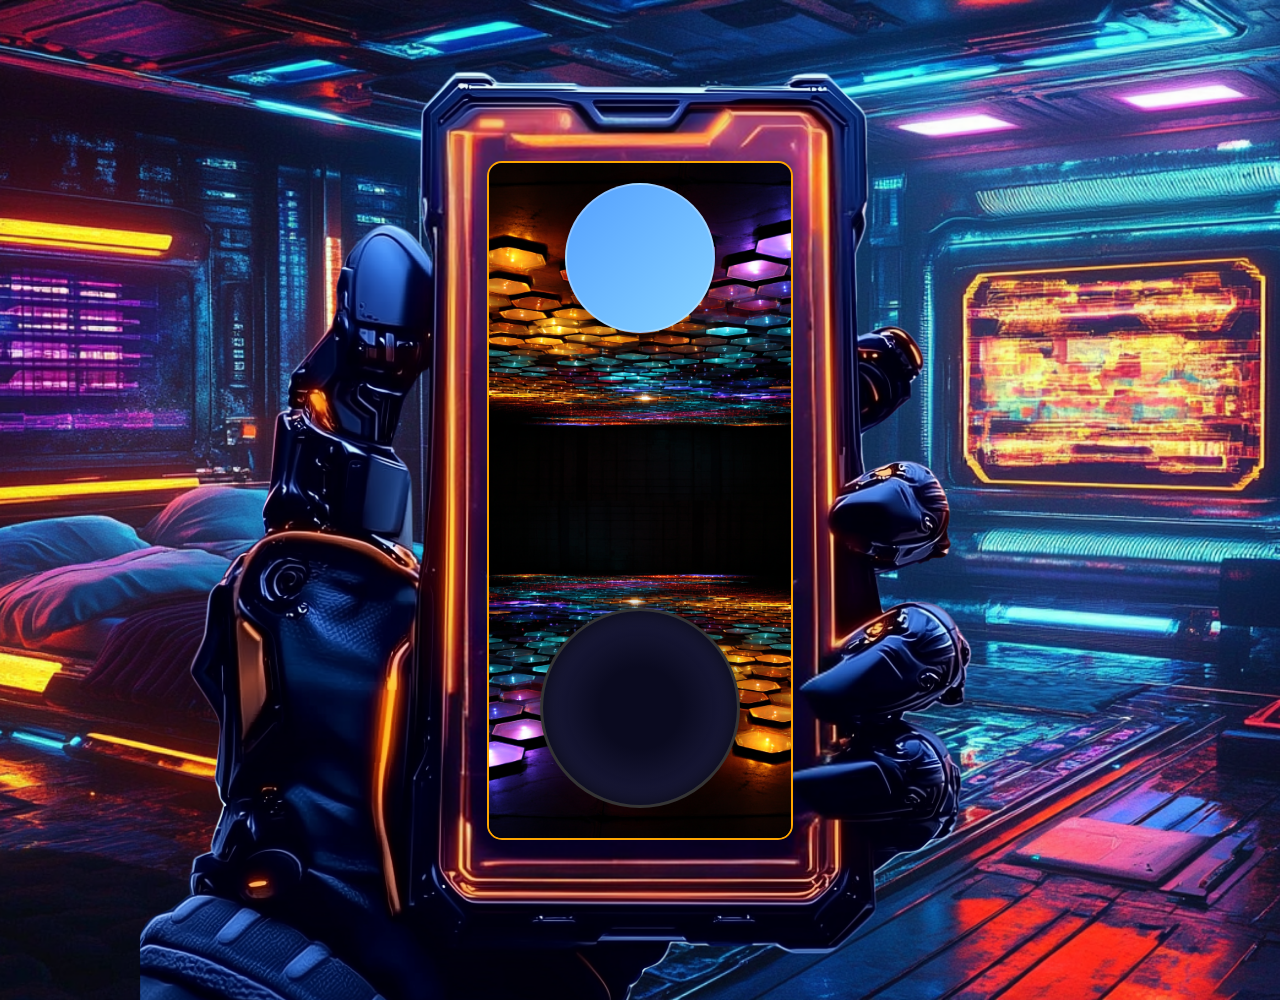
<file: index.html>
<!DOCTYPE html>
<html lang="fr">
<head>
    <meta charset="UTF-8">
    <meta name="viewport" content="width=device-width, initial-scale=1.0">
    <title>Portail Fantasy</title>
     <link rel="stylesheet" href="css/main.css">
     <link rel="stylesheet" href="css/circle-hole.css">
     <link rel="stylesheet" href="css/fingerprint.css">
     <link rel="stylesheet" href="css/access-screen.css">
     <link rel="stylesheet" href="css/responsive.css">
</head>
<body>
    <div class="hand-mobile">

        <div class="smartphone">

            <div class="screen">
                <div class="bg-deverouillage-top"></div>
                <div class="bg-deverouillage-bottom"></div>
                <canvas id="world"></canvas> 
                    <!-- Bloc d'accès autorisé -->
                <div class="access-screen" id="access-screen">
                    <div class="access-screen-content">
                        <div class="access-screen-icon1 pickable-icon"></div>
                        <div class="access-screen-icon2 pickable-icon"></div>
                        <div class="access-screen-icon3 pickable-icon"></div>
                        <!-- <div class="access-screen-title">ACCÈS AUTORISÉ</div>
                        <div class="access-screen-subtitle">Empreinte digitale authentifiée</div>
                        <div class="access-screen-status" style="display: none;">Connexion sécurisée</div> -->
                    </div>
                </div>
            </div>
            <div class="erase erase2"></div>
            <!-- <div class="smartphone-footer"> -->
                <div class="erase"></div>
            <!-- </div>         -->
        </div>

    </div>
    <script src="js/hand-mobile.js"></script>
    <script src="js/bg-anim.js"></script>
    <script src="js/fingerprint.js"></script>
    <script src="js/access-screen.js"></script>
    <script src="js/circle-hole.js"></script>
    <script src="js/icon-follow.js"></script>
</body>
</html>
</file>
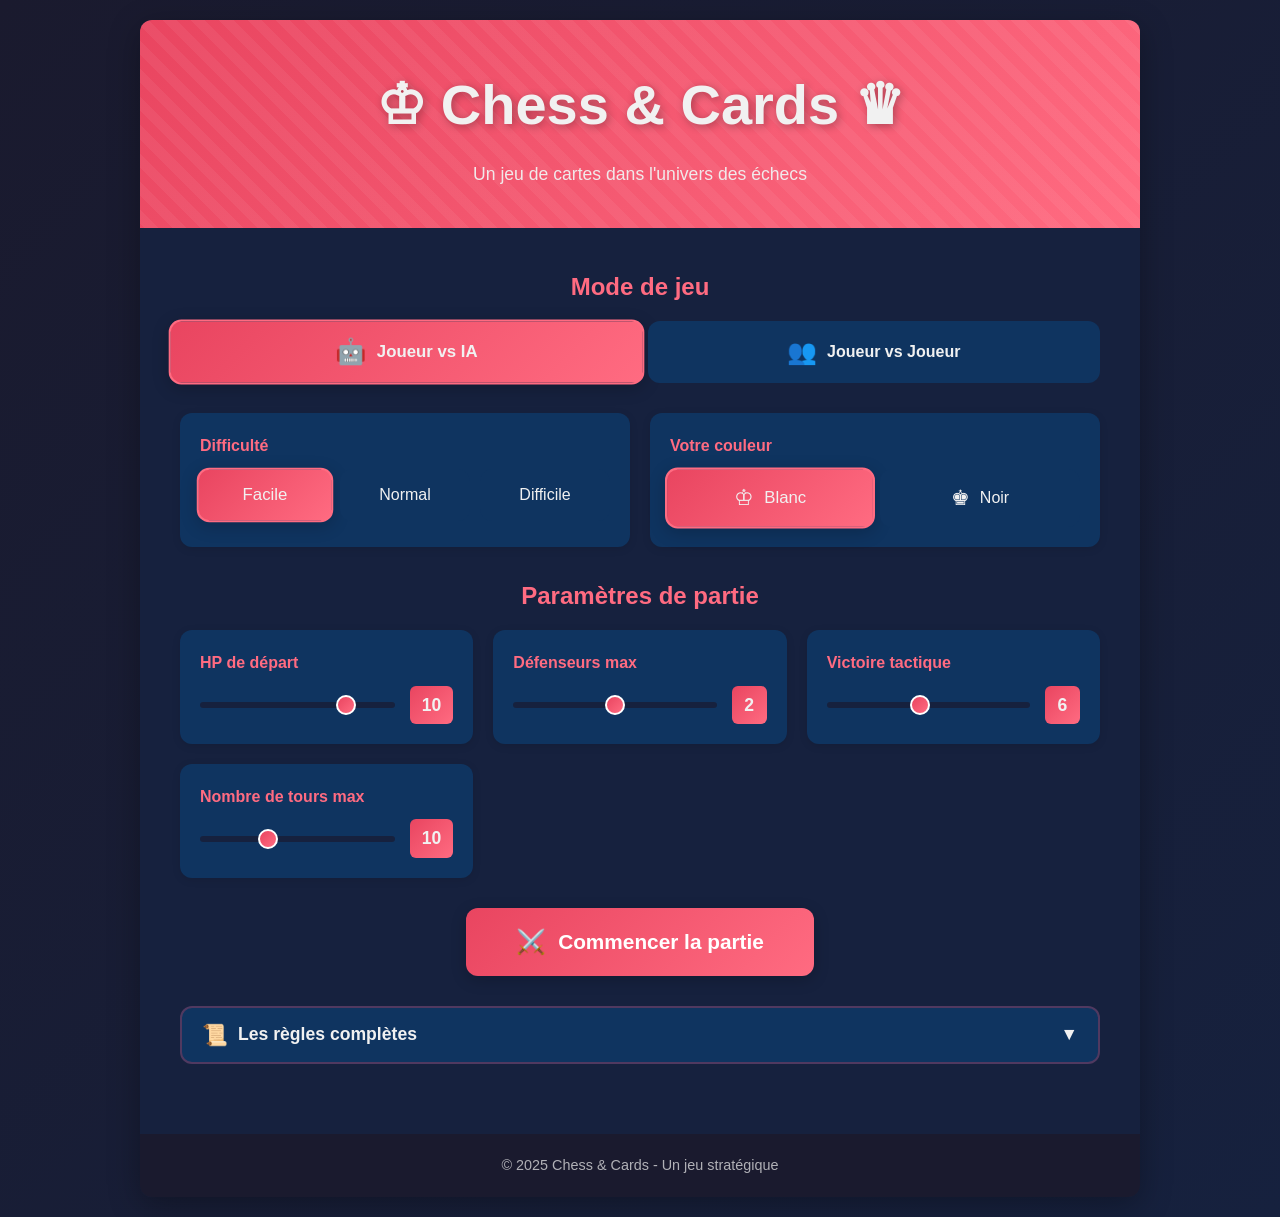
<file: chess-cards.html>
<!DOCTYPE html>
<html lang="fr">
<head>
    <meta charset="UTF-8">
    <meta name="viewport" content="width=device-width, initial-scale=1.0">
    <title>Chess & Cards</title>
    <link rel="stylesheet" href="css/chess-cards.css">
</head>
<body>
    <div class="container">
        <!-- En-tête du jeu -->
        <header class="game-header">
            <h1 class="game-title">
                <span class="chess-icon">♔</span>
                Chess & Cards
                <span class="chess-icon">♛</span>
            </h1>
            <p class="game-subtitle">Un jeu de cartes dans l'univers des échecs</p>
        </header>

        <!-- Menu principal -->
        <main class="main-menu">

            <!-- Section choix du mode -->
            <section class="menu-section mode-selection">
                <h2 class="section-title">Mode de jeu</h2>
                <div class="button-group">
                    <button class="mode-button active" data-mode="vsAI">
                        <span class="button-icon">🤖</span>
                        <span class="button-text">Joueur vs IA</span>
                    </button>
                    <button class="mode-button" data-mode="vsPlayer">
                        <span class="button-icon">👥</span>
                        <span class="button-text">Joueur vs Joueur</span>
                    </button>
                </div>
            </section>

            <!-- Options pour mode vs IA -->
            <section class="menu-section ai-options" id="ai-options">
                <div class="options-grid">
                    <!-- Difficulté -->
                    <div class="option-group">
                        <label class="option-label">Difficulté</label>
                        <div class="button-group small">
                            <button class="option-button active" data-difficulty="easy">Facile</button>
                            <button class="option-button" data-difficulty="normal">Normal</button>
                            <button class="option-button" data-difficulty="hard">Difficile</button>
                        </div>
                    </div>

                    <!-- Couleur joueur -->
                    <div class="option-group">
                        <label class="option-label">Votre couleur</label>
                        <div class="button-group small">
                            <button class="color-button active" data-color="white">
                                <span class="piece-icon">♔</span> Blanc
                            </button>
                            <button class="color-button" data-color="black">
                                <span class="piece-icon">♚</span> Noir
                            </button>
                        </div>
                    </div>
                </div>
            </section>

            <!-- Options pour mode vs Joueur -->
            <section class="menu-section player-options hidden" id="player-options">
                <div class="players-grid">
                    <!-- Joueur 1 -->
                    <div class="player-config">
                        <h3 class="player-title">Joueur 1</h3>
                        <div class="input-group">
                            <label class="input-label">Pseudo</label>
                            <input type="text" class="text-input" id="player1-name" placeholder="Entrez votre pseudo" maxlength="20">
                        </div>
                        <div class="option-group">
                            <label class="option-label">Couleur</label>
                            <div class="button-group small">
                                <button class="color-button active" data-player="1" data-color="white">
                                    <span class="piece-icon">♔</span> Blanc
                                </button>
                                <button class="color-button" data-player="1" data-color="black">
                                    <span class="piece-icon">♚</span> Noir
                                </button>
                            </div>
                        </div>
                    </div>

                    <!-- Joueur 2 -->
                    <div class="player-config">
                        <h3 class="player-title">Joueur 2</h3>
                        <div class="input-group">
                            <label class="input-label">Pseudo</label>
                            <input type="text" class="text-input" id="player2-name" placeholder="Entrez votre pseudo" maxlength="20">
                        </div>
                        <div class="option-group">
                            <label class="option-label">Couleur</label>
                            <div class="button-group small">
                                <button class="color-button" data-player="2" data-color="white">
                                    <span class="piece-icon">♔</span> Blanc
                                </button>
                                <button class="color-button active" data-player="2" data-color="black">
                                    <span class="piece-icon">♚</span> Noir
                                </button>
                            </div>
                        </div>
                    </div>
                </div>
            </section>

            <!-- Options communes -->
            <section class="menu-section common-options">
                <h2 class="section-title">Paramètres de partie</h2>
                <div class="options-grid">
                    <!-- HP de départ -->
                    <div class="option-group">
                        <label class="option-label">HP de départ</label>
                        <div class="slider-container">
                            <input type="range" class="slider" id="hp-slider" min="3" max="12" value="10">
                            <span class="slider-value" id="hp-value">10</span>
                        </div>
                    </div>

                    <!-- Défenseurs max -->
                    <div class="option-group">
                        <label class="option-label">Défenseurs max</label>
                        <div class="slider-container">
                            <input type="range" class="slider" id="defenders-slider" min="1" max="3" value="2">
                            <span class="slider-value" id="defenders-value">2</span>
                        </div>
                    </div>

                    <!-- Victoire tactique -->
                    <div class="option-group">
                        <label class="option-label">Victoire tactique</label>
                        <div class="slider-container">
                            <input type="range" class="slider" id="tactical-slider" min="1" max="12" value="6">
                            <span class="slider-value" id="tactical-value">6</span>
                        </div>
                    </div>

                    <!-- Nombre de tours max -->
                    <div class="option-group">
                        <label class="option-label">Nombre de tours max</label>
                        <div class="slider-container">
                            <input type="range" class="slider" id="turns-slider" min="5" max="20" value="10">
                            <span class="slider-value" id="turns-value">10</span>
                        </div>
                    </div>
                </div>
            </section>

            <!-- Bouton commencer -->
            <section class="menu-section start-section">
                <button class="start-button" id="start-button">
                    <span class="start-icon">⚔️</span>
                    Commencer la partie
                </button>
            </section>

            <!-- Règles -->
            <section class="menu-section rules-section">
                <button class="rules-toggle" id="rules-toggle">
                    <span class="rules-icon">📜</span>
                    Les règles complètes
                    <span class="arrow">▼</span>
                </button>
                <div class="rules-content hidden" id="rules-content">
                    <div class="rules-text">
                        <h3>📖 Les Règles - Super Facile !</h3>

                        <h4>🎯 But du Jeu</h4>
                        <p>Gagner en faisant perdre tous les ❤️ de l'adversaire, OU en capturant assez de ses défenseurs !</p>

                        <h4>🃏 Les 15 Cartes</h4>
                        <ul>
                            <li>👑 <strong>1 Reine</strong> - La plus forte ! Bat presque tout</li>
                            <li>♜ <strong>2 Tours</strong> - Papier 📄 (en attaque) / Pierre 🪨 (en défense)</li>
                            <li>♝ <strong>2 Fous</strong> - Ciseaux ✂️</li>
                            <li>♞ <strong>2 Cavaliers</strong> - Pierre 🪨 (en attaque) / Papier 📄 (en défense)</li>
                            <li>♟ <strong>8 Pions</strong> - Numérotés de 1 à 8. Plus le chiffre est grand, plus fort !</li>
                        </ul>

                        <h4>✊ Comment Gagner un Combat ?</h4>
                        <p><strong>Pierre-Papier-Ciseaux !</strong></p>
                        <ul>
                            <li>📄 <strong>Papier</strong> bat 🪨 Pierre</li>
                            <li>🪨 <strong>Pierre</strong> bat ✂️ Ciseaux</li>
                            <li>✂️ <strong>Ciseaux</strong> bat 📄 Papier</li>
                            <li>👑 <strong>Couronne</strong> bat tout !</li>
                            <li>🔢 <strong>Pions</strong> : Le plus grand nombre gagne</li>
                        </ul>
                        <p><strong>🌟 Égalité ?</strong> Le joueur qui joue en PREMIER gagne !</p>

                        <p><strong>⚠️ Spécial Pions 1 et 2 :</strong></p>
                        <ul>
                            <li><strong>En ATTAQUE</strong> : Pions 1 et 2 ont une couronne avec "R" → ils PERDENT contre tout le monde, sauf ÉGALITÉ avec la Reine 👑</li>
                            <li><strong>En DÉFENSE</strong> : Pions 1 et 2 ont la couronne 👑 simple → ils BATTENT tout le monde, sauf ÉGALITÉ avec ceux qui ont la couronne (Reine, Pions 1 ou 2)</li>
                        </ul>

                        <h4>🎮 Un Tour de Jeu</h4>
                        <ol>
                            <li><strong>⚔️ Combat</strong> : Les deux joueurs choisissent une carte</li>
                            <li><strong>🏆 Le Gagnant choisit</strong> :
                                <ul>
                                    <li><strong>Enlever 1 ❤️ à l'adversaire</strong> → Le perdant a des choix (voir étape 3)</li>
                                    <li><strong>OU attaquer un défenseur</strong> → Combat contre le défenseur. Si le gagnant bat le défenseur, celui-ci va dans sa PRISON 🏆 (pas au cimetière)</li>
                                </ul>
                            </li>
                            <li><strong>😢 Le Perdant choisit</strong> (seulement si le gagnant a choisi "Enlever 1 ❤️") :
                                <ul>
                                    <li><strong>Accepter</strong> : Perd 1 ❤️ et sa carte perdante va au cimetière</li>
                                    <li><strong>Remplacer un défenseur</strong> : Perd 1 ❤️, sa carte perdante devient défenseur, et le défenseur remplacé va au cimetière</li>
                                    <li><strong>Sacrifier un défenseur</strong> : Sa carte perdante ET un défenseur vont au cimetière, mais il GAGNE +1 ❤️ (au lieu de perdre 1 ❤️)</li>
                                </ul>
                            </li>
                            <li><strong>🛡️ Résolution</strong> : La carte gagnante devient un défenseur</li>
                        </ol>

                        <h4>🏁 Comment Gagner la Partie ?</h4>
                        <ul>
                            <li>❤️ L'adversaire n'a plus de points de vie</li>
                            <li>🃏 L'adversaire n'a plus de cartes</li>
                            <li>🏆 Tu as capturé assez de défenseurs (Prison pleine !)</li>
                            <li>⏱️ Tours max atteints : celui qui a le plus de ❤️ gagne</li>
                        </ul>

                        <h4>✨ Astuces</h4>
                        <ul>
                            <li>Les Pions 1 et 2 ont une couronne 👑 spéciale en attaque !</li>
                            <li>Chaque pièce change de pouvoir entre attaque et défense</li>
                            <li>Garde tes meilleures cartes pour les moments importants</li>
                            <li>Pense stratégie : parfois sacrifier pour garder ses ❤️ est malin !</li>
                        </ul>
                    </div>
                </div>
            </section>
        </main>

        <!-- Footer -->
        <footer class="game-footer">
            <p>© 2025 Chess & Cards - Un jeu stratégique</p>
        </footer>
    </div>

    <script src="js/chess-cards.js"></script>
</body>
</html>
</file>
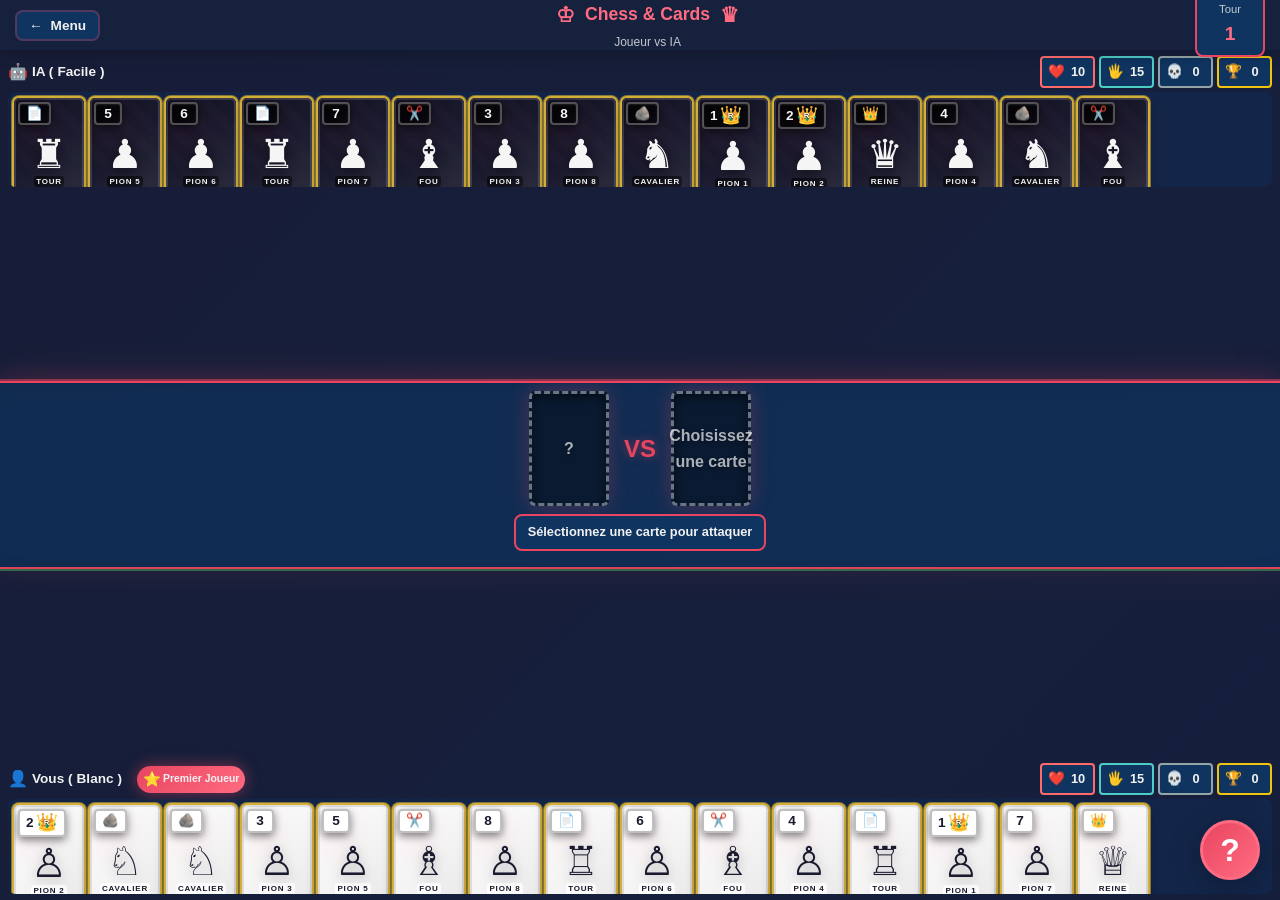
<file: game-vs-ai.html>
<!DOCTYPE html>
<html lang="fr">
<head>
    <meta charset="UTF-8">
    <meta name="viewport" content="width=device-width, initial-scale=1.0">
    <title>Chess & Cards - Joueur vs IA</title>
    <link rel="stylesheet" href="css/chess-cards.css">
    <link rel="stylesheet" href="css/game-board.css">
    <link rel="stylesheet" href="css/game-board-compact.css">
</head>
<body class="game-body">
    <div class="game-container">

        <!-- Header avec infos de partie -->
        <header class="game-header-bar">
            <button class="back-button" id="back-to-menu">
                <span>←</span> Menu
            </button>
            <div class="game-info">
                <h1 class="game-title-small">
                    <span class="chess-icon-small">♔</span>
                    Chess & Cards
                    <span class="chess-icon-small">♛</span>
                </h1>
                <p class="game-mode-label">Joueur vs IA</p>
            </div>
            <div class="turn-counter">
                <span class="turn-label">Tour</span>
                <span class="turn-value" id="turn-number">1</span>
            </div>
        </header>

        <!-- Zone de jeu principale -->
        <main class="game-board">

            <!-- Zone IA (en haut) -->
            <section class="player-zone ai-zone">
                <div class="player-header">
                    <div class="player-info">
                        <h2 class="player-name">
                            <span class="player-icon">🤖</span>
                            IA (<span id="ai-difficulty">Facile</span>)
                        </h2>
                        <div class="first-player-indicator" id="ai-first-player">
                            <span class="star-icon">⭐</span> Premier Joueur
                        </div>
                    </div>
                    <div class="player-stats">
                        <div class="stat-item hp-stat">
                            <span class="stat-icon">❤️</span>
                            <span class="stat-value" id="ai-hp">10</span>
                        </div>
                        <div class="stat-item cards-stat">
                            <span class="stat-icon">🖐️</span>
                            <span class="stat-value" id="ai-cards">15</span>
                        </div>
                        <div class="stat-item graveyard-stat">
                            <span class="stat-icon">💀</span>
                            <span class="stat-value" id="ai-graveyard">0</span>
                        </div>
                        <div class="stat-item prison-stat">
                            <span class="stat-icon">🏆</span>
                            <span class="stat-value" id="ai-prison">0</span>
                        </div>
                    </div>
                </div>

                <!-- Layout mobile compact : carte-pile + défense -->
                <div class="mobile-compact-layout">
                    <!-- Carte pile à gauche (pour sélection main) -->
                    <div class="hand-pile-container" id="ai-hand-pile-container">
                        <div class="hand-pile" id="ai-hand-pile">
                            <div class="card hidden">
                                <div class="card-inner">
                                    <div class="card-body">
                                        <div class="card-piece">✋</div>
                                        <div class="hand-pile-count" id="ai-hand-pile-count">15</div>
                                    </div>
                                </div>
                            </div>
                        </div>
                    </div>

                    <!-- Plateau de défense IA à droite -->
                    <div class="defense-zone">
                    <div class="defense-label">Défenseurs IA</div>
                    <div class="defense-slots" id="ai-defense">
                        <!-- Slots de défense générés dynamiquement -->
                    </div>
                    <div class="defense-info-icon clickable" id="ai-defense-info" title="Voir les défenseurs">
                        🛡️
                    </div>
                </div>
                </div>

                <!-- Main de l'IA (cachée) - Desktop -->
                <div class="hand ai-hand" id="ai-hand">
                    <!-- Les cartes seront générées dynamiquement -->
                </div>
            </section>

            <!-- Zone de combat centrale -->
            <section class="combat-zone">
                <div class="combat-area">
                    <div class="combat-card-slot ai-combat-slot">
                        <div class="combat-card-placeholder" id="ai-combat-card">
                            <span class="placeholder-text">?</span>
                        </div>
                    </div>

                    <div class="vs-indicator">
                        <span class="vs-text">VS</span>
                    </div>

                    <div class="combat-card-slot player-combat-slot">
                        <div class="combat-card-placeholder" id="player-combat-card">
                            <span class="placeholder-text">Choisissez une carte</span>
                        </div>
                    </div>
                </div>

                <!-- Zone d'actions et messages -->
                <div class="action-zone">
                    <div class="game-message" id="game-message">
                        Sélectionnez une carte pour attaquer
                    </div>

                    <div class="action-buttons hidden" id="action-buttons">
                        <!-- Boutons générés dynamiquement selon la phase -->
                    </div>
                </div>
            </section>

            <!-- Zone Joueur (en bas) -->
            <section class="player-zone human-zone">
                <!-- Layout mobile compact : carte-pile + défense -->
                <div class="mobile-compact-layout">
                    <!-- Carte pile à gauche (pour sélection main) -->
                    <div class="hand-pile-container" id="player-hand-pile-container">
                        <div class="hand-pile clickable" id="player-hand-pile">
                            <div class="card hidden">
                                <div class="card-inner">
                                    <div class="card-body">
                                        <div class="card-piece">✋</div>
                                        <div class="hand-pile-count" id="player-hand-pile-count">15</div>
                                    </div>
                                </div>
                            </div>
                        </div>
                    </div>

                    <!-- Plateau de défense Joueur à droite -->
                    <div class="defense-zone">
                    <div class="defense-label">Vos Défenseurs</div>
                    <div class="defense-slots" id="player-defense">
                        <!-- Slots de défense générés dynamiquement -->
                    </div>
                    <div class="defense-info-icon clickable" id="player-defense-info" title="Voir vos défenseurs">
                        🛡️
                    </div>
                </div>
                </div>

                <!-- Main du Joueur - Desktop -->
                <div class="hand player-hand" id="player-hand">
                    <!-- Les cartes seront générées dynamiquement -->
                </div>

                <div class="player-header">
                    <div class="player-info">
                        <h2 class="player-name">
                            <span class="player-icon">👤</span>
                            Vous (<span id="player-color">Blanc</span>)
                        </h2>
                        <div class="first-player-indicator" id="player-first-player">
                            <span class="star-icon">⭐</span> Premier Joueur
                        </div>
                    </div>
                    <div class="player-stats">
                        <div class="stat-item hp-stat">
                            <span class="stat-icon">❤️</span>
                            <span class="stat-value" id="player-hp">10</span>
                        </div>
                        <div class="stat-item cards-stat">
                            <span class="stat-icon">🖐️</span>
                            <span class="stat-value" id="player-cards">15</span>
                        </div>
                        <div class="stat-item graveyard-stat">
                            <span class="stat-icon">💀</span>
                            <span class="stat-value" id="player-graveyard">0</span>
                        </div>
                        <div class="stat-item prison-stat">
                            <span class="stat-icon">🏆</span>
                            <span class="stat-value" id="player-prison">0</span>
                        </div>
                    </div>
                </div>
            </section>

        </main>

        <!-- Modal de fin de partie -->
        <div class="modal hidden" id="game-over-modal">
            <div class="modal-content">
                <div class="modal-header">
                    <h2 class="modal-title" id="game-over-title">Fin de partie</h2>
                </div>
                <div class="modal-body">
                    <div class="victory-icon" id="victory-icon">🏆</div>
                    <p class="victory-message" id="victory-message"></p>
                    <div class="final-stats" id="final-stats"></div>
                </div>
                <div class="modal-footer">
                    <button class="modal-button primary-button" id="new-game-button">
                        Nouvelle partie
                    </button>
                    <button class="modal-button secondary-button" id="menu-button">
                        Retour au menu
                    </button>
                </div>
            </div>
        </div>

        <!-- Modal d'aide/règles rapides -->
        <button class="help-button" id="help-button" title="Règles rapides">
            <span>?</span>
        </button>

        <div class="modal hidden" id="help-modal">
            <div class="modal-content">
                <div class="modal-header">
                    <h2 class="modal-title">Aide rapide</h2>
                    <button class="close-modal" id="close-help">×</button>
                </div>
                <div class="modal-body">
                    <div class="help-content">
                        <h3>🎯 But du Jeu</h3>
                        <p>Gagner en faisant perdre tous les ❤️ de l'adversaire, OU en capturant assez de ses défenseurs !</p>

                        <h3>🃏 Les 15 Cartes</h3>
                        <ul>
                            <li>👑 <strong>1 Reine</strong> - La plus forte ! Bat presque tout</li>
                            <li>♜ <strong>2 Tours</strong> - Papier 📄 (en attaque) / Pierre 🪨 (en défense)</li>
                            <li>♝ <strong>2 Fous</strong> - Ciseaux ✂️</li>
                            <li>♞ <strong>2 Cavaliers</strong> - Pierre 🪨 (en attaque) / Papier 📄 (en défense)</li>
                            <li>♟ <strong>8 Pions</strong> - Numérotés de 1 à 8. Plus le chiffre est grand, plus fort !</li>
                        </ul>

                        <h3>✊ Comment Gagner un Combat ?</h3>
                        <p><strong>Pierre-Papier-Ciseaux !</strong></p>
                        <ul>
                            <li>📄 <strong>Papier</strong> bat 🪨 Pierre</li>
                            <li>🪨 <strong>Pierre</strong> bat ✂️ Ciseaux</li>
                            <li>✂️ <strong>Ciseaux</strong> bat 📄 Papier</li>
                            <li>👑 <strong>Couronne</strong> bat tout !</li>
                            <li>🔢 <strong>Pions</strong> : Le plus grand nombre gagne</li>
                        </ul>
                        <p><strong>🌟 Égalité ?</strong> Le joueur qui joue en PREMIER gagne !</p>

                        <p><strong>⚠️ Spécial Pions 1 et 2 :</strong></p>
                        <ul>
                            <li><strong>En ATTAQUE</strong> : Pions 1 et 2 ont une couronne avec "R" → ils PERDENT contre tout le monde, sauf ÉGALITÉ avec la Reine 👑</li>
                            <li><strong>En DÉFENSE</strong> : Pions 1 et 2 ont la couronne 👑 simple → ils BATTENT tout le monde, sauf ÉGALITÉ avec ceux qui ont la couronne (Reine, Pions 1 ou 2)</li>
                        </ul>

                        <h3>🎮 Un Tour de Jeu</h3>
                        <ol>
                            <li><strong>⚔️ Combat</strong> : Les deux joueurs choisissent une carte</li>
                            <li><strong>🏆 Le Gagnant choisit</strong> :
                                <ul>
                                    <li><strong>Enlever 1 ❤️ à l'adversaire</strong> → Le perdant a des choix (voir étape 3)</li>
                                    <li><strong>OU attaquer un défenseur</strong> → Combat contre le défenseur. Si le gagnant bat le défenseur, celui-ci va dans sa PRISON 🏆 (pas au cimetière)</li>
                                </ul>
                            </li>
                            <li><strong>😢 Le Perdant choisit</strong> (seulement si le gagnant a choisi "Enlever 1 ❤️") :
                                <ul>
                                    <li><strong>Accepter</strong> : Perd 1 ❤️ et sa carte perdante va au cimetière</li>
                                    <li><strong>Remplacer un défenseur</strong> : Perd 1 ❤️, sa carte perdante devient défenseur, et le défenseur remplacé va au cimetière</li>
                                    <li><strong>Sacrifier un défenseur</strong> : Sa carte perdante ET un défenseur vont au cimetière, mais il GAGNE +1 ❤️ (au lieu de perdre 1 ❤️)</li>
                                </ul>
                            </li>
                            <li><strong>🛡️ Résolution</strong> : La carte gagnante devient un défenseur</li>
                        </ol>

                        <h3>🏁 Comment Gagner la Partie ?</h3>
                        <ul>
                            <li>❤️ L'adversaire n'a plus de points de vie</li>
                            <li>🃏 L'adversaire n'a plus de cartes</li>
                            <li>🏆 Tu as capturé assez de défenseurs (Prison pleine !)</li>
                            <li>⏱️ Tours max atteints : celui qui a le plus de ❤️ gagne</li>
                        </ul>

                        <h3>✨ Astuces</h3>
                        <ul>
                            <li>Les Pions 1 et 2 ont une couronne 👑 spéciale en attaque !</li>
                            <li>Chaque pièce change de pouvoir entre attaque et défense</li>
                            <li>Garde tes meilleures cartes pour les moments importants</li>
                            <li>Pense stratégie : parfois sacrifier pour garder ses ❤️ est malin !</li>
                        </ul>
                    </div>
                </div>
            </div>
        </div>

    </div>

    <!-- Modal de sélection de carte depuis la pile (mobile) -->
    <div class="modal hidden" id="hand-selection-modal">
        <div class="modal-content hand-selection-modal-content">
            <div class="modal-header">
                <h2 class="modal-title">Choisissez une carte</h2>
                <button class="close-modal" id="close-hand-selection">×</button>
            </div>
            <div class="modal-body">
                <div class="hand-selection-grid" id="hand-selection-grid">
                    <!-- Les cartes seront affichées ici -->
                </div>
            </div>
        </div>
    </div>

    <script src="js/game-vs-ai.js"></script>
</body>
</html>
</file>
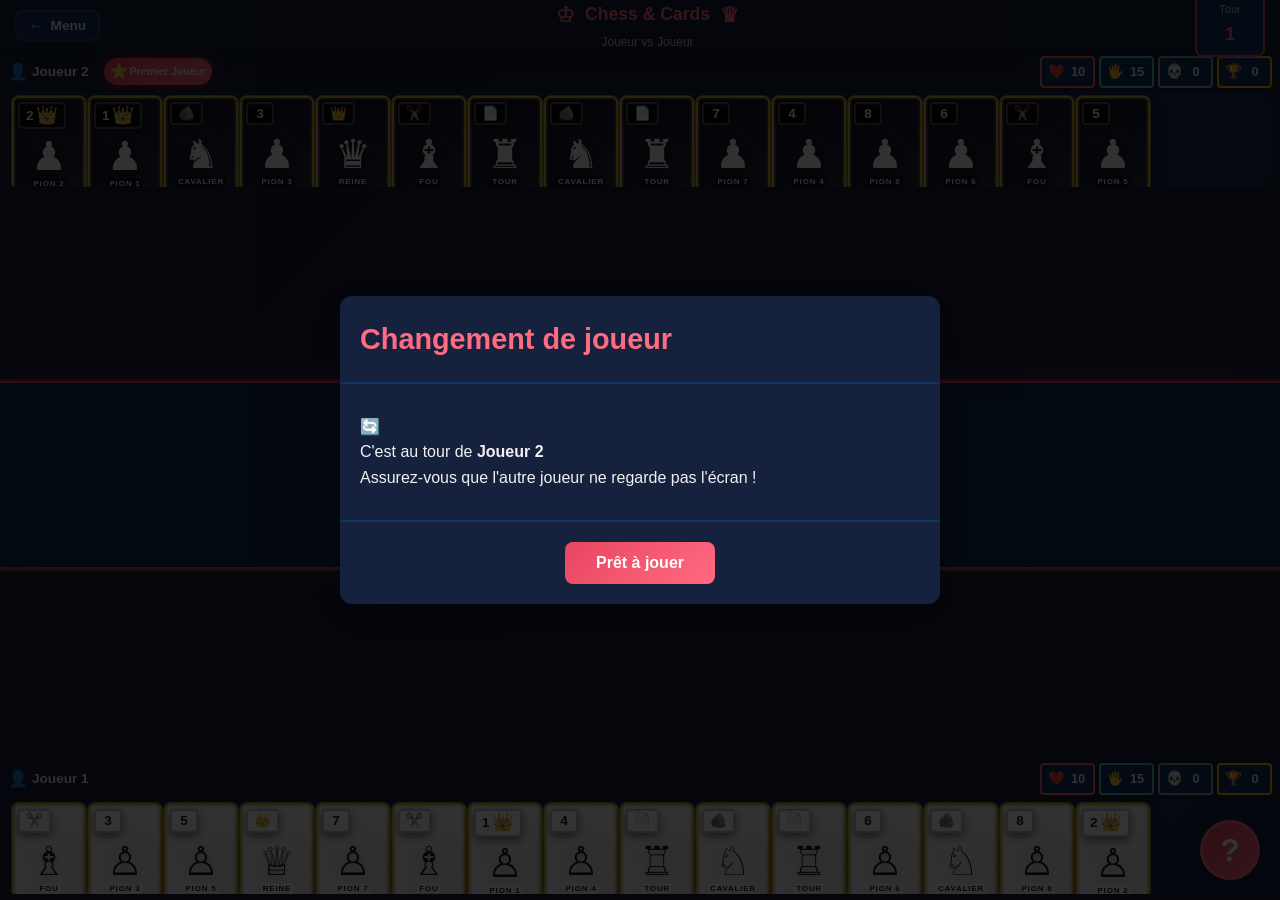
<file: game-vs-player.html>
<!DOCTYPE html>
<html lang="fr">
<head>
    <meta charset="UTF-8">
    <meta name="viewport" content="width=device-width, initial-scale=1.0">
    <title>Chess & Cards - Joueur vs Joueur</title>
    <link rel="stylesheet" href="css/chess-cards.css">
    <link rel="stylesheet" href="css/game-board.css">
    <link rel="stylesheet" href="css/game-board-compact.css">
</head>
<body class="game-body">
    <div class="game-container">

        <!-- Header avec infos de partie -->
        <header class="game-header-bar">
            <button class="back-button" id="back-to-menu">
                <span>←</span> Menu
            </button>
            <div class="game-info">
                <h1 class="game-title-small">
                    <span class="chess-icon-small">♔</span>
                    Chess & Cards
                    <span class="chess-icon-small">♛</span>
                </h1>
                <p class="game-mode-label">Joueur vs Joueur</p>
            </div>
            <div class="turn-counter">
                <span class="turn-label">Tour</span>
                <span class="turn-value" id="turn-number">1</span>
            </div>
        </header>

        <!-- Zone de jeu principale -->
        <main class="game-board">

            <!-- Zone Joueur 2 (en haut) -->
            <section class="player-zone ai-zone" id="player2-zone">
                <div class="player-header">
                    <div class="player-info">
                        <h2 class="player-name">
                            <span class="player-icon">👤</span>
                            <span id="player2-name">Joueur 2</span>
                        </h2>
                        <div class="first-player-indicator" id="player2-first-player">
                            <span class="star-icon">⭐</span> Premier Joueur
                        </div>
                    </div>
                    <div class="player-stats">
                        <div class="stat-item hp-stat">
                            <span class="stat-icon">❤️</span>
                            <span class="stat-value" id="player2-hp">10</span>
                        </div>
                        <div class="stat-item cards-stat">
                            <span class="stat-icon">🖐️</span>
                            <span class="stat-value" id="player2-cards">15</span>
                        </div>
                        <div class="stat-item graveyard-stat">
                            <span class="stat-icon">💀</span>
                            <span class="stat-value" id="player2-graveyard">0</span>
                        </div>
                        <div class="stat-item prison-stat">
                            <span class="stat-icon">🏆</span>
                            <span class="stat-value" id="player2-prison">0</span>
                        </div>
                    </div>
                </div>

                <!-- Layout mobile compact : carte-pile + défense -->
                <div class="mobile-compact-layout">
                    <!-- Carte pile à gauche (pour sélection main) -->
                    <div class="hand-pile-container" id="player2-hand-pile-container">
                        <div class="hand-pile" id="player2-hand-pile">
                            <div class="card hidden">
                                <div class="card-inner">
                                    <div class="card-body">
                                        <div class="card-piece">✋</div>
                                        <div class="hand-pile-count" id="player2-hand-pile-count">15</div>
                                    </div>
                                </div>
                            </div>
                        </div>
                    </div>

                    <!-- Plateau de défense Joueur 2 à droite -->
                    <div class="defense-zone">
                    <div class="defense-label">Défenseurs <span id="player2-name-def">Joueur 2</span></div>
                    <div class="defense-slots" id="player2-defense">
                        <!-- Slots de défense générés dynamiquement -->
                    </div>
                    <div class="defense-info-icon clickable" id="player2-defense-info" title="Voir les défenseurs">
                        🛡️
                    </div>
                </div>
                </div>

                <!-- Main du Joueur 2 - Desktop -->
                <div class="hand player2-hand" id="player2-hand">
                    <!-- Les cartes seront générées dynamiquement -->
                </div>
            </section>

            <!-- Zone de combat centrale -->
            <section class="combat-zone">
                <div class="combat-area">
                    <div class="combat-card-slot player2-combat-slot">
                        <div class="combat-card-placeholder" id="player2-combat-card">
                            <span class="placeholder-text">?</span>
                        </div>
                    </div>

                    <div class="vs-indicator">
                        <span class="vs-text">VS</span>
                    </div>

                    <div class="combat-card-slot player1-combat-slot">
                        <div class="combat-card-placeholder" id="player1-combat-card">
                            <span class="placeholder-text">Choisissez une carte</span>
                        </div>
                    </div>
                </div>

                <!-- Zone d'actions et messages -->
                <div class="action-zone">
                    <div class="game-message" id="game-message">
                        Sélectionnez une carte pour attaquer
                    </div>

                    <div class="action-buttons hidden" id="action-buttons">
                        <!-- Boutons générés dynamiquement selon la phase -->
                    </div>
                </div>
            </section>

            <!-- Zone Joueur 1 (en bas) -->
            <section class="player-zone human-zone" id="player1-zone">
                <!-- Layout mobile compact : carte-pile + défense -->
                <div class="mobile-compact-layout">
                    <!-- Carte pile à gauche (pour sélection main) -->
                    <div class="hand-pile-container" id="player1-hand-pile-container">
                        <div class="hand-pile clickable" id="player1-hand-pile">
                            <div class="card hidden">
                                <div class="card-inner">
                                    <div class="card-body">
                                        <div class="card-piece">✋</div>
                                        <div class="hand-pile-count" id="player1-hand-pile-count">15</div>
                                    </div>
                                </div>
                            </div>
                        </div>
                    </div>

                    <!-- Plateau de défense Joueur 1 à droite -->
                    <div class="defense-zone">
                    <div class="defense-label">Défenseurs <span id="player1-name-def">Joueur 1</span></div>
                    <div class="defense-slots" id="player1-defense">
                        <!-- Slots de défense générés dynamiquement -->
                    </div>
                    <div class="defense-info-icon clickable" id="player1-defense-info" title="Voir vos défenseurs">
                        🛡️
                    </div>
                </div>
                </div>

                <!-- Main du Joueur 1 - Desktop -->
                <div class="hand player1-hand" id="player1-hand">
                    <!-- Les cartes seront générées dynamiquement -->
                </div>

                <div class="player-header">
                    <div class="player-info">
                        <h2 class="player-name">
                            <span class="player-icon">👤</span>
                            <span id="player1-name">Joueur 1</span>
                        </h2>
                        <div class="first-player-indicator" id="player1-first-player">
                            <span class="star-icon">⭐</span> Premier Joueur
                        </div>
                    </div>
                    <div class="player-stats">
                        <div class="stat-item hp-stat">
                            <span class="stat-icon">❤️</span>
                            <span class="stat-value" id="player1-hp">10</span>
                        </div>
                        <div class="stat-item cards-stat">
                            <span class="stat-icon">🖐️</span>
                            <span class="stat-value" id="player1-cards">15</span>
                        </div>
                        <div class="stat-item graveyard-stat">
                            <span class="stat-icon">💀</span>
                            <span class="stat-value" id="player1-graveyard">0</span>
                        </div>
                        <div class="stat-item prison-stat">
                            <span class="stat-icon">🏆</span>
                            <span class="stat-value" id="player1-prison">0</span>
                        </div>
                    </div>
                </div>
            </section>

        </main>

        <!-- Modal de changement de joueur -->
        <div class="modal" id="turn-change-modal">
            <div class="modal-content">
                <div class="modal-header">
                    <h2 class="modal-title">Changement de joueur</h2>
                </div>
                <div class="modal-body">
                    <div class="turn-change-icon">🔄</div>
                    <p class="turn-change-message" id="turn-change-message">
                        C'est au tour de <strong id="next-player-name">Joueur</strong>
                    </p>
                    <p class="turn-change-hint">Assurez-vous que l'autre joueur ne regarde pas l'écran !</p>
                </div>
                <div class="modal-footer">
                    <button class="modal-button primary-button" id="ready-button">
                        Prêt à jouer
                    </button>
                </div>
            </div>
        </div>

        <!-- Modal de fin de partie -->
        <div class="modal hidden" id="game-over-modal">
            <div class="modal-content">
                <div class="modal-header">
                    <h2 class="modal-title" id="game-over-title">Fin de partie</h2>
                </div>
                <div class="modal-body">
                    <div class="victory-icon" id="victory-icon">🏆</div>
                    <p class="victory-message" id="victory-message"></p>
                    <div class="final-stats" id="final-stats"></div>
                </div>
                <div class="modal-footer">
                    <button class="modal-button primary-button" id="new-game-button">
                        Nouvelle partie
                    </button>
                    <button class="modal-button secondary-button" id="menu-button">
                        Retour au menu
                    </button>
                </div>
            </div>
        </div>

        <!-- Modal d'aide/règles rapides -->
        <button class="help-button" id="help-button" title="Règles rapides">
            <span>?</span>
        </button>

        <div class="modal hidden" id="help-modal">
            <div class="modal-content">
                <div class="modal-header">
                    <h2 class="modal-title">Aide rapide</h2>
                    <button class="close-modal" id="close-help">×</button>
                </div>
                <div class="modal-body">
                    <div class="help-content">
                        <h3>🎯 But du Jeu</h3>
                        <p>Gagner en faisant perdre tous les ❤️ de l'adversaire, OU en capturant assez de ses défenseurs !</p>

                        <h3>🃏 Les 15 Cartes</h3>
                        <ul>
                            <li>👑 <strong>1 Reine</strong> - La plus forte ! Bat presque tout</li>
                            <li>♜ <strong>2 Tours</strong> - Papier 📄 (en attaque) / Pierre 🪨 (en défense)</li>
                            <li>♝ <strong>2 Fous</strong> - Ciseaux ✂️</li>
                            <li>♞ <strong>2 Cavaliers</strong> - Pierre 🪨 (en attaque) / Papier 📄 (en défense)</li>
                            <li>♟ <strong>8 Pions</strong> - Numérotés de 1 à 8. Plus le chiffre est grand, plus fort !</li>
                        </ul>

                        <h3>✊ Comment Gagner un Combat ?</h3>
                        <p><strong>Pierre-Papier-Ciseaux !</strong></p>
                        <ul>
                            <li>📄 <strong>Papier</strong> bat 🪨 Pierre</li>
                            <li>🪨 <strong>Pierre</strong> bat ✂️ Ciseaux</li>
                            <li>✂️ <strong>Ciseaux</strong> bat 📄 Papier</li>
                            <li>👑 <strong>Couronne</strong> bat tout !</li>
                            <li>🔢 <strong>Pions</strong> : Le plus grand nombre gagne</li>
                        </ul>
                        <p><strong>🌟 Égalité ?</strong> Le joueur qui joue en PREMIER gagne !</p>

                        <p><strong>⚠️ Spécial Pions 1 et 2 :</strong></p>
                        <ul>
                            <li><strong>En ATTAQUE</strong> : Pions 1 et 2 ont une couronne avec "R" → ils PERDENT contre tout le monde, sauf ÉGALITÉ avec la Reine 👑</li>
                            <li><strong>En DÉFENSE</strong> : Pions 1 et 2 ont la couronne 👑 simple → ils BATTENT tout le monde, sauf ÉGALITÉ avec ceux qui ont la couronne (Reine, Pions 1 ou 2)</li>
                        </ul>

                        <h3>🎮 Un Tour de Jeu</h3>
                        <ol>
                            <li><strong>⚔️ Combat</strong> : Les deux joueurs choisissent une carte</li>
                            <li><strong>🏆 Le Gagnant choisit</strong> :
                                <ul>
                                    <li><strong>Enlever 1 ❤️ à l'adversaire</strong> → Le perdant a des choix (voir étape 3)</li>
                                    <li><strong>OU attaquer un défenseur</strong> → Combat contre le défenseur. Si le gagnant bat le défenseur, celui-ci va dans sa PRISON 🏆 (pas au cimetière)</li>
                                </ul>
                            </li>
                            <li><strong>😢 Le Perdant choisit</strong> (seulement si le gagnant a choisi "Enlever 1 ❤️") :
                                <ul>
                                    <li><strong>Accepter</strong> : Perd 1 ❤️ et sa carte perdante va au cimetière</li>
                                    <li><strong>Remplacer un défenseur</strong> : Perd 1 ❤️, sa carte perdante devient défenseur, et le défenseur remplacé va au cimetière</li>
                                    <li><strong>Sacrifier un défenseur</strong> : Sa carte perdante ET un défenseur vont au cimetière, mais il GAGNE +1 ❤️ (au lieu de perdre 1 ❤️)</li>
                                </ul>
                            </li>
                            <li><strong>🛡️ Résolution</strong> : La carte gagnante devient un défenseur</li>
                        </ol>

                        <h3>🏁 Comment Gagner la Partie ?</h3>
                        <ul>
                            <li>❤️ L'adversaire n'a plus de points de vie</li>
                            <li>🃏 L'adversaire n'a plus de cartes</li>
                            <li>🏆 Tu as capturé assez de défenseurs (Prison pleine !)</li>
                            <li>⏱️ Tours max atteints : celui qui a le plus de ❤️ gagne</li>
                        </ul>

                        <h3>✨ Astuces</h3>
                        <ul>
                            <li>Les Pions 1 et 2 ont une couronne 👑 spéciale en attaque !</li>
                            <li>Chaque pièce change de pouvoir entre attaque et défense</li>
                            <li>Garde tes meilleures cartes pour les moments importants</li>
                            <li>Pense stratégie : parfois sacrifier pour garder ses ❤️ est malin !</li>
                        </ul>
                    </div>
                </div>
            </div>
        </div>

    </div>

    <!-- Modal de sélection de carte depuis la pile (mobile) -->
    <div class="modal hidden" id="hand-selection-modal">
        <div class="modal-content hand-selection-modal-content">
            <div class="modal-header">
                <h2 class="modal-title">Choisissez une carte</h2>
                <button class="close-modal" id="close-hand-selection">×</button>
            </div>
            <div class="modal-body">
                <div class="hand-selection-grid" id="hand-selection-grid">
                    <!-- Les cartes seront affichées ici -->
                </div>
            </div>
        </div>
    </div>

    <script src="js/game-vs-player.js"></script>
</body>
</html>
</file>
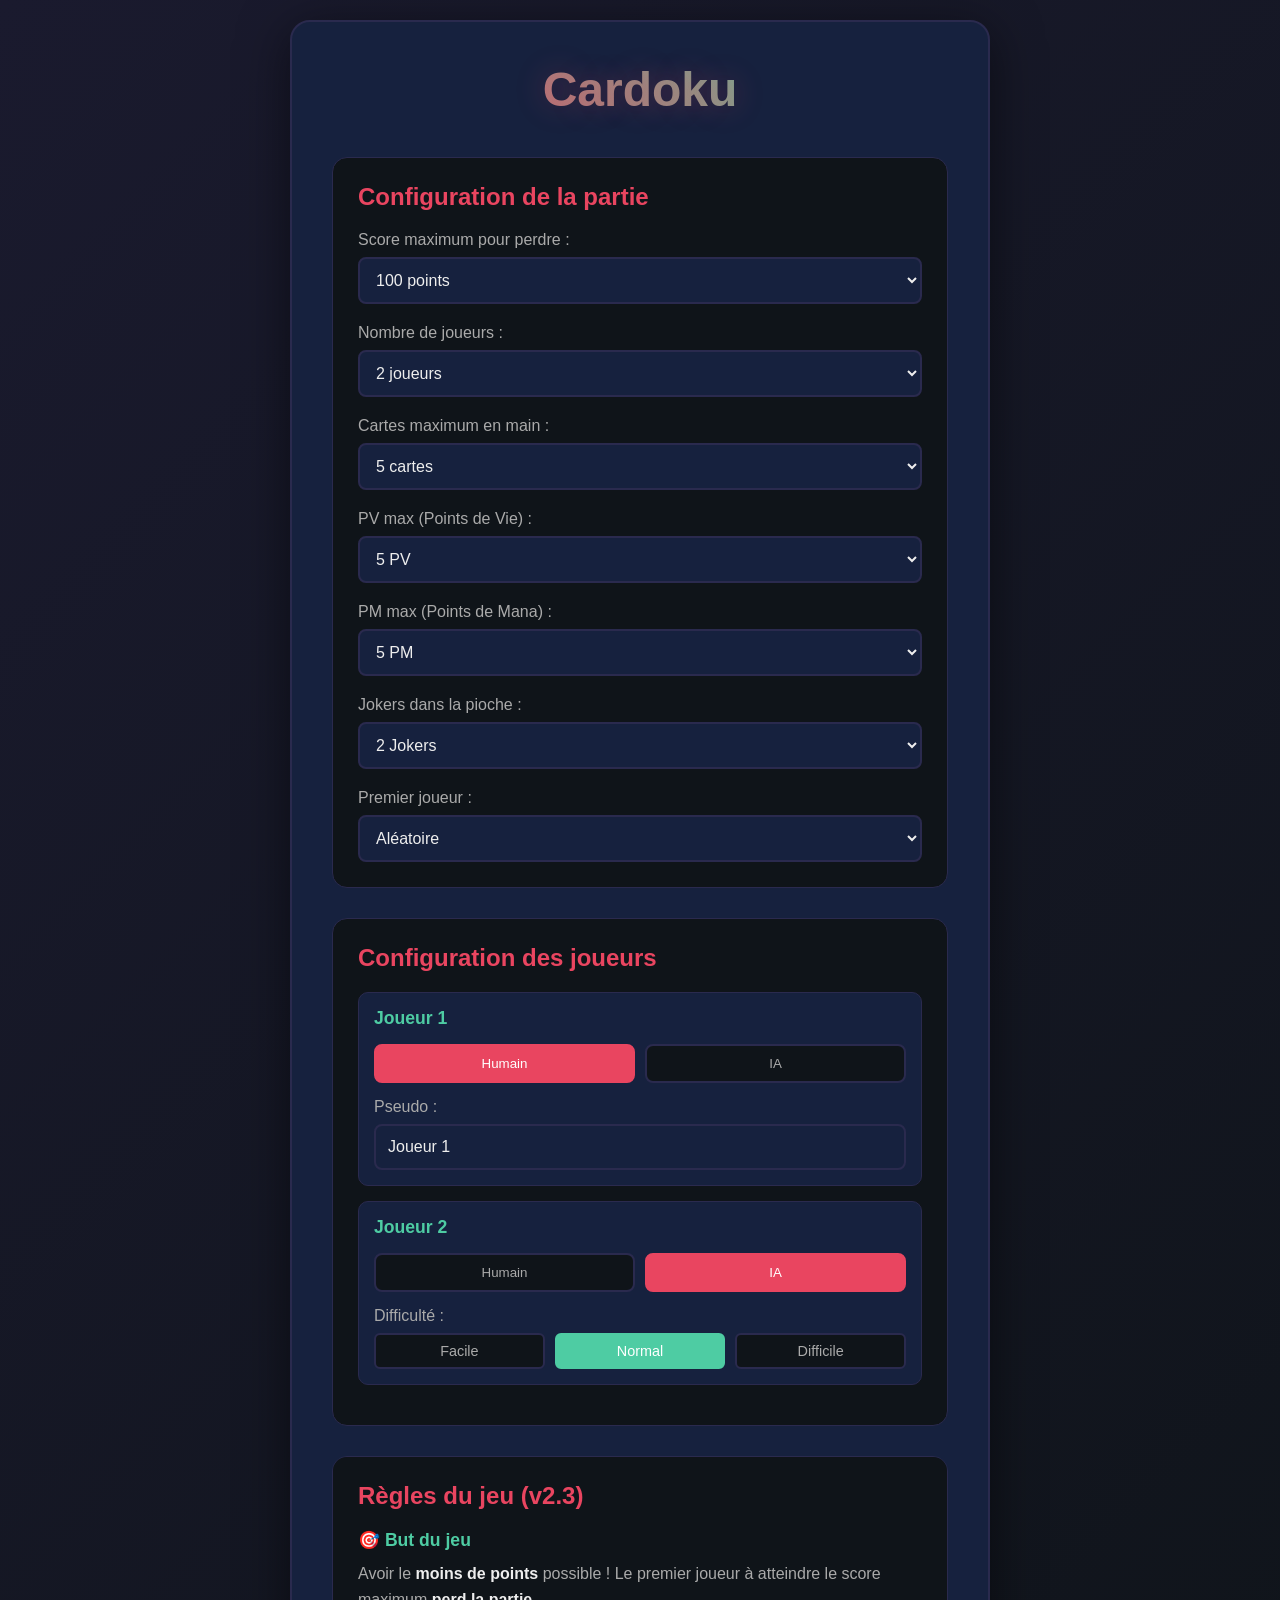
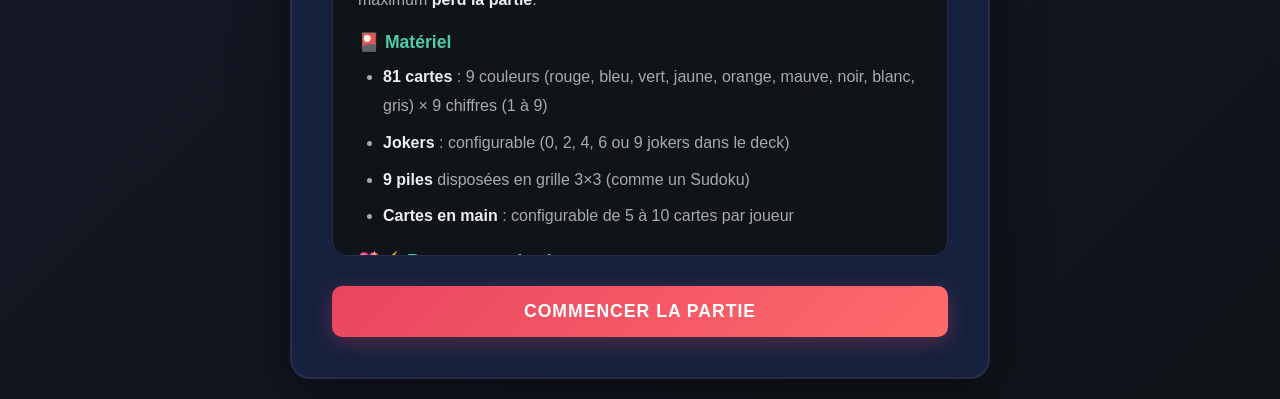
<file: sudoku-cards.html>
<!DOCTYPE html>
<html lang="fr">
<head>
    <meta charset="UTF-8">
    <meta name="viewport" content="width=device-width, initial-scale=1.0">
    <title>Cardoku - Jeu de Cartes</title>
    <link rel="stylesheet" href="sudoku-cards.css">
</head>
<body>
    <!-- Menu Principal -->
    <div id="menu-screen" class="screen active">
        <div class="menu-container">
            <h1 class="game-title">Cardoku</h1>
            <div class="menu-content">
                <div class="menu-section">
                    <h2>Configuration de la partie</h2>

                    <div class="setting-group">
                        <label>Score maximum pour perdre :</label>
                        <select id="max-score">
                            <option value="50">50 points</option>
                            <option value="100" selected>100 points</option>
                            <option value="150">150 points</option>
                            <option value="200">200 points</option>
                            <option value="250">250 points</option>
                        </select>
                    </div>

                    <div class="setting-group">
                        <label>Nombre de joueurs :</label>
                        <select id="num-players">
                            <option value="2" selected>2 joueurs</option>
                            <option value="3">3 joueurs</option>
                            <option value="4">4 joueurs</option>
                        </select>
                    </div>

                    <div class="setting-group">
                        <label>Cartes maximum en main :</label>
                        <select id="max-hand-size">
                            <option value="5" selected>5 cartes</option>
                            <option value="6">6 cartes</option>
                            <option value="7">7 cartes</option>
                            <option value="8">8 cartes</option>
                            <option value="9">9 cartes</option>
                            <option value="10">10 cartes</option>
                        </select>
                    </div>

                    <div class="setting-group">
                        <label>PV max (Points de Vie) :</label>
                        <select id="max-hp">
                            <option value="3">3 PV</option>
                            <option value="5" selected>5 PV</option>
                            <option value="7">7 PV</option>
                            <option value="10">10 PV</option>
                        </select>
                    </div>

                    <div class="setting-group">
                        <label>PM max (Points de Mana) :</label>
                        <select id="max-mp">
                            <option value="3">3 PM</option>
                            <option value="5" selected>5 PM</option>
                            <option value="7">7 PM</option>
                            <option value="10">10 PM</option>
                        </select>
                    </div>

                    <div class="setting-group">
                        <label>Jokers dans la pioche :</label>
                        <select id="jokers-in-deck">
                            <option value="0">0 Joker</option>
                            <option value="2" selected>2 Jokers</option>
                            <option value="4">4 Jokers</option>
                            <option value="6">6 Jokers</option>
                            <option value="9">9 Jokers</option>
                        </select>
                    </div>

                    <div class="setting-group">
                        <label>Premier joueur :</label>
                        <select id="first-player-mode">
                            <option value="random" selected>Aléatoire</option>
                            <option value="manual">Manuel (choisir)</option>
                        </select>
                    </div>
                </div>

                <div class="menu-section players-config">
                    <h2>Configuration des joueurs</h2>
                    <div id="players-setup"></div>
                </div>

                <div class="menu-section rules-section">
                    <h2>Règles du jeu (v2.3)</h2>
                    <div class="rules-content">
                        <h3>🎯 But du jeu</h3>
                        <p>Avoir le <strong>moins de points</strong> possible ! Le premier joueur à atteindre le score maximum <strong>perd la partie</strong>.</p>

                        <h3>🎴 Matériel</h3>
                        <ul>
                            <li><strong>81 cartes</strong> : 9 couleurs (rouge, bleu, vert, jaune, orange, mauve, noir, blanc, gris) × 9 chiffres (1 à 9)</li>
                            <li><strong>Jokers</strong> : configurable (0, 2, 4, 6 ou 9 jokers dans le deck)</li>
                            <li><strong>9 piles</strong> disposées en grille 3×3 (comme un Sudoku)</li>
                            <li><strong>Cartes en main</strong> : configurable de 5 à 10 cartes par joueur</li>
                        </ul>

                        <h3>💖⚡ Ressources des joueurs</h3>
                        <ul>
                            <li><strong>❤️ PV (Points de Vie)</strong> : configurable (3, 5, 7 ou 10 PV max). Perdus en passant son tour.</li>
                            <li><strong>⚡ PM (Points de Mana)</strong> : configurable (3, 5, 7 ou 10 PM max). Perdus en remplaçant une carte.</li>
                            <li><strong>⚠️ Fin de manche</strong> : Quand un joueur atteint <strong>0 PV</strong>, la manche se termine.</li>
                        </ul>

                        <h3>🎲 Déroulement d'un tour</h3>
                        <p>À votre tour, vous devez faire <strong>UNE action parmi</strong> :</p>
                        <ol>
                            <li><strong>Jouer une carte</strong> : Sélectionnez une carte de votre main et cliquez sur une pile</li>
                            <li><strong>⏭️ Passer le tour (-1 ❤️ PV)</strong> : Si vous ne pouvez/voulez pas jouer</li>
                            <li><strong>🔄 Remplacer une carte (-1 ⚡ PM)</strong> : Échangez une carte de votre main contre une carte du deck</li>
                        </ol>
                        <p style="color: var(--warning); font-style: italic;">⚠️ Chaque action nécessite une <strong>confirmation</strong> (Accepter/Annuler). Le tour passe automatiquement au joueur suivant après l'action.</p>

                        <h3>📏 Règles de placement des cartes</h3>
                        <h4>Sur une pile vide :</h4>
                        <ul>
                            <li>La couleur de la carte ne doit pas être déjà utilisée sur une autre pile</li>
                            <li>Le chiffre ne doit pas apparaître sur une autre pile de la même ligne ou colonne (règle Sudoku)</li>
                        </ul>

                        <h4>Sur une pile existante :</h4>
                        <ul>
                            <li><strong>Même couleur</strong> : La carte doit être de la même couleur que les cartes déjà sur la pile</li>
                            <li><strong>Exception - Pile Joker</strong> : Si la pile a été créée avec un joker (⭐ MULTICOLORE), elle accepte n'importe quelle couleur disponible</li>
                            <li><strong>Pas de doublon</strong> : Le chiffre ne doit pas déjà être présent dans la pile</li>
                            <li><strong>Règle Sudoku</strong> : Le chiffre ne doit pas apparaître au sommet d'une autre pile dans la même ligne ou colonne</li>
                        </ul>

                        <h3>🔒 Piles scellées</h3>
                        <p>Quand une pile atteint <strong>9 cartes</strong> :</p>
                        <ul>
                            <li>Le joueur qui a complété la pile gagne <strong>-15 points</strong> (score diminue) 🎉</li>
                            <li>La pile devient <strong>scellée</strong> (🔒 bordure rouge double) : impossible d'y jouer</li>
                            <li>La couleur de la pile devient <strong>morte</strong> pour tous les joueurs</li>
                            <li>La manche <strong>continue</strong> normalement</li>
                        </ul>

                        <h3>💀 Cartes mortes</h3>
                        <ul>
                            <li>Une carte est <strong>morte</strong> si sa couleur correspond à une pile scellée</li>
                            <li>Les cartes mortes sont affichées en <strong>grisé</strong> avec un crâne (💀)</li>
                            <li>Elles <strong>ne peuvent PAS être jouées</strong> sur le plateau</li>
                            <li>Elles peuvent <strong>UNIQUEMENT être remplacées</strong> (-1 ⚡ PM)</li>
                        </ul>

                        <h3>✨ Bonus de série (v2.3)</h3>
                        <p>Quand vous posez une <strong>carte normale</strong> (pas un joker), si <strong>3 cartes identiques ou plus</strong> (même chiffre) sont visibles sur le plateau :</p>
                        <ul>
                            <li>Vous gagnez immédiatement des <strong>points positifs</strong> = nombre de cartes × valeur du chiffre</li>
                            <li>Exemple : 3 cartes "6" visibles = 3 × 6 = <strong>18 points</strong> gagnés (score diminue)</li>
                            <li><strong>📌 Important v2.3 :</strong> Les jokers <strong>ne comptent PLUS</strong> dans les séries ! Seules les cartes normales comptent.</li>
                            <li><strong>🎴 Bonus supplémentaire :</strong> Après un bonus de série, vous piochez automatiquement <strong>1 carte</strong> (si possible)</li>
                            <li>La manche continue normalement après le bonus</li>
                        </ul>
                        <p style="color: var(--success); font-style: italic;">💡 Conseil : Créez des séries avec vos cartes normales pour diminuer votre score !</p>

                        <h3>⭐ Système de Joker (v2.3)</h3>
                        <ul>
                            <li>Les jokers sont <strong>mélangés dans le deck</strong> en début de partie (configurable : 0-9 jokers)</li>
                            <li>Le Joker peut être joué comme <strong>n'importe quelle couleur ET n'importe quel chiffre</strong></li>
                            <li>Une fois joué, le Joker reste <strong>visible comme joker</strong> (★ multicolore) sur le terrain</li>
                            <li>Le Joker est <strong>transparent pour les règles Sudoku</strong> (n'empêche pas de poser d'autres cartes)</li>
                            <li><strong>Pile Joker :</strong> Si un joker est joué sur une pile vide, la pile devient <strong>multicolore</strong> (⭐ MULTICOLORE) et accepte n'importe quelle couleur disponible</li>
                            <li><strong>📌 Important v2.3 :</strong> Les jokers <strong>ne déclenchent PLUS de bonus de série</strong></li>
                        </ul>

                        <h3>🏁 Fin de manche</h3>
                        <p>La manche se termine quand un joueur atteint <strong>0 ❤️ PV</strong> :</p>
                        <ul>
                            <li>Le joueur avec le <strong>plus petit score</strong> commence la prochaine manche</li>
                            <li>Les PV et PM sont <strong>réinitialisés</strong> pour tous les joueurs</li>
                            <li>Un nouveau plateau est créé</li>
                        </ul>

                        <h3>🏆 Fin de partie</h3>
                        <p>La partie se termine quand un joueur atteint ou dépasse le <strong>score maximum choisi</strong>. Le <strong>gagnant</strong> est celui qui a le <strong>moins de points</strong> !</p>
                        <p style="color: var(--info); font-style: italic;">ℹ️ Note : Le score ne peut pas descendre en dessous de <strong>0</strong>.</p>
                    </div>
                </div>

                <button id="start-game-btn" class="btn btn-primary">Commencer la partie</button>
            </div>
        </div>
    </div>

    <!-- Écran de jeu -->
    <div id="game-screen" class="screen">
        <div class="game-header">
            <div class="game-info">
                <div class="round-info">
                    <span>Manche: <span id="current-round">1</span></span>
                    <span>Score max: <span id="game-max-score">100</span></span>
                </div>
            </div>
            <div class="header-actions">
                <button id="rules-btn" class="btn btn-info">Règles</button>
                <button id="menu-btn" class="btn btn-secondary">Menu</button>
            </div>
        </div>

        <div class="game-layout">
            <!-- Panneau des joueurs -->
            <div class="players-panel">
                <div id="players-list"></div>
            </div>

            <!-- Plateau de jeu -->
            <div class="game-board">
                <div class="board-header">
                    <div class="deck-info">
                        <div class="deck-pile">
                            <div class="card-back">
                                <span class="deck-count" id="deck-count">81</span>
                            </div>
                            <span>Pioche</span>
                        </div>
                    </div>
                    <div class="current-turn">
                        <span>Tour de : <span id="current-player-name">Joueur 1</span></span>
                        <div class="player-resources">
                            <span class="hp-display">❤️ <span id="current-player-hp">5</span> PV</span>
                            <span class="mp-display">⚡ <span id="current-player-mp">5</span> PM</span>
                        </div>
                    </div>
                </div>

                <div class="piles-container">
                    <div class="pile" data-pile="0"></div>
                    <div class="pile" data-pile="1"></div>
                    <div class="pile" data-pile="2"></div>
                    <div class="pile" data-pile="3"></div>
                    <div class="pile" data-pile="4"></div>
                    <div class="pile" data-pile="5"></div>
                    <div class="pile" data-pile="6"></div>
                    <div class="pile" data-pile="7"></div>
                    <div class="pile" data-pile="8"></div>
                </div>

                <!-- Main du joueur actif -->
                <div class="player-hand-container">
                    <div class="hand-header">
                        <h3>Votre main</h3>
                        <div id="joker-count" class="joker-indicator" style="display:none;">
                            <span class="joker-icon">⭐</span>
                            <span class="joker-text">×<span id="joker-number">0</span> Joker(s)</span>
                        </div>
                    </div>
                    <div id="player-hand" class="player-hand"></div>
                    <div class="hand-actions">
                        <button id="pass-turn-btn" class="btn btn-warning">⏭️ Passer le tour (-1 ❤️)</button>
                        <button id="replace-card-btn" class="btn btn-info">🔄 Remplacer une carte (-1 ⚡)</button>
                    </div>
                    <div id="replace-card-instruction" class="action-instruction" style="display:none;">
                        Cliquez sur une carte de votre main à remplacer
                    </div>
                </div>
            </div>
        </div>
    </div>

    <!-- Modal de fin de manche -->
    <div id="round-end-modal" class="modal">
        <div class="modal-content">
            <h2>Fin de manche</h2>
            <div id="round-result"></div>
            <div id="scores-table"></div>
            <button id="next-round-btn" class="btn btn-primary">Manche suivante</button>
        </div>
    </div>

    <!-- Modal de fin de partie -->
    <div id="game-end-modal" class="modal">
        <div class="modal-content">
            <h2>Partie terminée !</h2>
            <div id="game-result"></div>
            <div id="final-scores"></div>
            <button id="new-game-btn" class="btn btn-primary">Nouvelle partie</button>
        </div>
    </div>

    <!-- Modal de confirmation de tour -->
    <div id="turn-confirmation-modal" class="modal">
        <div class="modal-content turn-confirmation">
            <div class="turn-announcement">
                <div class="turn-icon">🎮</div>
                <h2>C'est votre tour !</h2>
                <div id="turn-player-name" class="player-turn-name"></div>
                <p class="turn-instruction">Assurez-vous que les autres joueurs ne regardent pas l'écran</p>
            </div>
            <button id="start-turn-btn" class="btn btn-primary btn-large">C'est parti ! 🚀</button>
        </div>
    </div>

    <!-- Modal de confirmation d'action -->
    <div id="action-confirmation-modal" class="modal">
        <div class="modal-content action-confirmation">
            <div class="confirmation-icon">❓</div>
            <h2>Confirmer l'action</h2>
            <div id="action-description" class="action-description"></div>
            <div class="confirmation-buttons">
                <button id="confirm-action-btn" class="btn btn-success btn-large">✓ Accepter</button>
                <button id="cancel-action-btn" class="btn btn-secondary btn-large">✗ Annuler</button>
            </div>
        </div>
    </div>

    <!-- Modal des règles -->
    <div id="rules-modal" class="modal">
        <div class="modal-content modal-large">
            <h2>Règles du jeu (v2.3)</h2>
            <div class="rules-summary">
                <div class="rule-card">
                    <h3>🎯 Objectif</h3>
                    <p>Avoir le <strong>moins de points</strong> possible ! Le premier à atteindre le score maximum perd.</p>
                    <p style="font-size: 0.85rem; margin-top: 5px;">ℹ️ Le score ne peut pas descendre en dessous de 0.</p>
                </div>

                <div class="rule-card" style="border-color: #4fc3f7; background: linear-gradient(135deg, var(--bg-tertiary), rgba(79, 195, 247, 0.05));">
                    <h3 style="color: #4fc3f7;">💖⚡ Ressources</h3>
                    <ul style="font-size: 0.9rem;">
                        <li><strong>❤️ PV (Points de Vie)</strong> : Perdus en passant son tour</li>
                        <li><strong>⚡ PM (Points de Mana)</strong> : Perdus en remplaçant une carte</li>
                        <li><strong>⚠️ 0 PV = Fin de manche !</strong></li>
                    </ul>
                </div>

                <div class="rule-card">
                    <h3>🎴 Votre tour - Choisir UNE action</h3>
                    <ol style="line-height: 1.6;">
                        <li>Jouer <strong>une carte</strong> sur une pile</li>
                        <li><strong>⏭️ Passer le tour</strong> (-1 ❤️ PV)</li>
                        <li><strong>🔄 Remplacer une carte</strong> (-1 ⚡ PM)</li>
                    </ol>
                    <p style="font-size: 0.85rem; color: var(--warning); margin-top: 5px;">⚠️ Chaque action nécessite une confirmation. Le tour passe automatiquement après.</p>
                </div>

                <div class="rule-card">
                    <h3>📏 Placement des cartes</h3>
                    <p style="font-size: 0.9rem; margin-bottom: 8px;"><strong>Pile vide :</strong></p>
                    <ul style="font-size: 0.9rem;">
                        <li>Couleur non utilisée ailleurs</li>
                        <li>Respect de la règle Sudoku</li>
                    </ul>
                    <p style="font-size: 0.9rem; margin-top: 8px; margin-bottom: 8px;"><strong>Pile existante :</strong></p>
                    <ul style="font-size: 0.9rem;">
                        <li>Même couleur (sauf <strong>⭐ Pile Joker</strong>)</li>
                        <li>Pas de doublon dans la pile</li>
                        <li>Respect de la règle Sudoku</li>
                    </ul>
                </div>

                <div class="rule-card" style="border-color: #ffd700; background: linear-gradient(135deg, var(--bg-tertiary), rgba(255, 215, 0, 0.05));">
                    <h3 style="color: #ffd700;">⭐ Pile Joker (MULTICOLORE)</h3>
                    <p style="font-size: 0.9rem;">Si un joker est joué sur pile vide :</p>
                    <ul style="font-size: 0.9rem;">
                        <li>La pile devient <strong>multicolore</strong></li>
                        <li>Accepte <strong>n'importe quelle couleur</strong> disponible</li>
                        <li>Bordure dorée avec label "⭐ MULTICOLORE"</li>
                    </ul>
                </div>

                <div class="rule-card" style="border-color: var(--danger); background: linear-gradient(135deg, var(--bg-tertiary), rgba(231, 76, 60, 0.05));">
                    <h3 style="color: var(--danger);">🔒 Piles scellées</h3>
                    <p style="font-size: 0.9rem;">Quand une pile atteint 9 cartes :</p>
                    <ul style="font-size: 0.9rem;">
                        <li><strong style="color: #4ecca3;">-15 points</strong> pour celui qui la complète</li>
                        <li>Pile <strong>scellée</strong> : impossible d'y jouer (🔒)</li>
                        <li>Couleur devient <strong>morte</strong> pour tous</li>
                        <li>La manche <strong>continue</strong></li>
                    </ul>
                </div>

                <div class="rule-card" style="border-color: #666; background: linear-gradient(135deg, var(--bg-tertiary), rgba(100, 100, 100, 0.05));">
                    <h3 style="color: #888;">💀 Cartes mortes</h3>
                    <p style="font-size: 0.9rem;">Cartes d'une couleur scellée :</p>
                    <ul style="font-size: 0.9rem;">
                        <li>Affichées en <strong>grisé</strong> avec crâne (💀)</li>
                        <li><strong>Ne peuvent PAS être jouées</strong></li>
                        <li>Peuvent <strong>UNIQUEMENT être remplacées</strong> (-1 ⚡ PM)</li>
                    </ul>
                </div>

                <div class="rule-card" style="border-color: #ffa500; background: linear-gradient(135deg, var(--bg-tertiary), rgba(255, 165, 0, 0.05));">
                    <h3 style="color: #ffa500;">✨ Bonus de série (v2.3)</h3>
                    <p style="font-size: 0.9rem;">Quand vous jouez une <strong>carte normale</strong> (pas joker) :</p>
                    <ul style="font-size: 0.9rem;">
                        <li>3+ cartes identiques visibles = <strong>bonus</strong></li>
                        <li><strong style="color: #ffa500;">Points gagnés</strong> = nb × chiffre</li>
                        <li>Ex: 3×"6" = 18 points</li>
                        <li><strong>📌 v2.3 :</strong> Jokers <strong>ne comptent PLUS</strong> !</li>
                        <li><strong>🎴 Bonus :</strong> Piochez 1 carte après</li>
                    </ul>
                </div>

                <div class="rule-card joker-rule">
                    <h3>⭐ Joker (v2.3)</h3>
                    <ul style="font-size: 0.9rem;">
                        <li>Mélangé dans le deck (config : 0-9)</li>
                        <li>Joue comme n'importe quelle carte</li>
                        <li>Reste visible comme joker (★)</li>
                        <li>Transparent pour règles Sudoku</li>
                        <li><strong>Pile vide</strong> → Pile Joker (⭐ multicolore)</li>
                        <li><strong>Ne déclenche PLUS de bonus</strong> (v2.3)</li>
                    </ul>
                </div>

                <div class="rule-card" style="border-color: #4ecca3; background: linear-gradient(135deg, var(--bg-tertiary), rgba(78, 204, 163, 0.05));">
                    <h3 style="color: #4ecca3;">🏁 Fin de manche</h3>
                    <p style="font-size: 0.9rem;">Quand un joueur atteint <strong>0 ❤️ PV</strong> :</p>
                    <ul style="font-size: 0.9rem;">
                        <li>Le joueur avec le <strong>plus petit score</strong> commence la prochaine manche</li>
                        <li>PV et PM <strong>réinitialisés</strong></li>
                        <li>Nouveau plateau</li>
                    </ul>
                </div>
            </div>
            <button id="close-rules-btn" class="btn btn-primary">Compris !</button>
        </div>
    </div>

    <script src="sudoku-cards.js"></script>
</body>
</html>
</file>
<file: css/main.css>
* {
    margin: 0;
    padding: 0;
    box-sizing: border-box;
}

body {
    font-family: 'Segoe UI', Tahoma, Geneva, Verdana, sans-serif;
    background: url("../img/accueil-wallpaper.png") no-repeat;
    background-size: cover;
    background-position: center;
    height: 100%;
    width: 100%;
    display: flex;
    justify-content: center;
    align-items: center;
    color: #fff;
    overflow: hidden;
}

.hand-mobile {
    background: url("../img/hand-mobile.png") no-repeat;
    background-position: center top 10px;
    background-size: cover; 
    height: 1000px;
    width: 1000px;
    display: flex;
    justify-content: center;
    align-items: center;


transform-origin: center bottom;
transform-style: preserve-3d;
--persp: 1200px;

  /* Animation fluide de remontée */
  animation: handLift 3s ease-in-out forwards;
}

@keyframes handLift {
  0% {
    transform: perspective(var(--persp)) rotateX(18deg) translateY(35px);
  }
  100% {
    transform: perspective(var(--persp)) rotateX(0deg) translateY(0px);
  }
}

.hand-mobile.idle {
  animation: handIdle 12s cubic-bezier(0.42, 0, 0.58, 1) infinite; /* cubic-bezier = ease-in-out doux */
}

@keyframes handIdle {
  0% {
    transform: translateX(0px) translateY(0px) rotateZ(0deg);
  }
  50% {
    transform: translateX(1.5px) translateY(4px) rotateZ(1deg);
  }
  100% {
    transform: translateX(0px) translateY(0px) rotateZ(0deg);
  }
}

.smartphone {
    width: 340px;
    height: 700px;
    /* padding: 5px 10px; */
    display: flex;
    /* border: 2px solid blue; */
    flex-direction: column;
    justify-content: center;
    align-items: center;
    text-align: center;
    position: relative;
    overflow: hidden;
}

#world {
    display: block;
    opacity: 0;
    width: 100%;
    height: 100%;
    position: absolute;
    top: 0;
    left:0;
    z-index: 50000;
}

.screen {
    height: 97%;
    width: 90%;
    display: flex;
    flex-direction: column;
    justify-content: center;
    align-items: center;
    text-align: center;
    position: relative;
    overflow: hidden;
    z-index: 9999999999;
    border-radius: 15px;
    border: 2px solid orange;
}

.bg-deverouillage-top {
    height: 50%;
    width: 100%;
    background: url("../img/bg-deverouillage.png") no-repeat;
    transform: rotate(180deg);
    background-size: cover; 
    background-position: top;

}

.bg-deverouillage-bottom {
    height: 50%;
    width: 100%;
    background: url("../img/bg-deverouillage.png") no-repeat;
    background-size: cover; 
    background-position: bottom;
}




.smartphone-footer {
    height: 100px;
    width: 100%;
    /* border: 2px solid green; */
    /* background: linear-gradient(135deg, #0a0a1f, #1a1a3a, #2a2a4a);
    border-radius: 25px; */
    overflow: hidden;
    display: flex;
    flex-direction: row;
    justify-content: center;
    align-items: center;
    text-align: center;
    position: relative;
}

.erase {
 position: absolute;
 top: 0;
 right: 0px;
 /* border: 2px solid purple; */
 height: 80%;
 width: 12%;
 z-index: 999999999999999999999999999;
 background: transparent;
}

.erase2 {
 position: absolute;
 top: 75%;
 right: 0px;
 /* border: 2px solid yellow; */
 height: 6%;
 width: 5%;
 z-index: 999999999999999999999999999;
 background: transparent;
}
</file>
<file: css/circle-hole.css>
/* ===== Système de cercle draggable et trou ===== */

.drag-circle {
    position: absolute;
    width: 150px;
    height: 150px;
    border-radius: 50%;
    top: 20px;
    left: 50%;
    transform: translateX(-50%);
    cursor: grab;
    z-index: 9999999999999999999;
    transition: box-shadow 0.3s ease, border 0.3s ease, transform 0.2s ease;
    box-shadow: 0 4px 15px rgba(0, 0, 0, 0.3);
    border: 2px solid rgba(255, 255, 255, 0.3);
}

.drag-circle:active {
    cursor: grabbing;
}

.drag-circle.lifting {
    transform: translateX(-50%) translateY(-8px) scale(1.1);
    box-shadow: 
        0 15px 35px rgba(0, 0, 0, 0.4),
        0 0 20px rgba(255, 255, 255, 0.2);
    border: 2px solid rgba(255, 255, 255, 0.6);
}

.drag-circle.dragging {
    z-index: 20;
    transition: none;
    will-change: transform;
    box-shadow: 
        0 20px 40px rgba(0, 0, 0, 0.5),
        0 0 25px rgba(255, 255, 255, 0.3);
    border: 2px solid rgba(255, 255, 255, 0.8);
}

.drag-circle.landing {
    transition: all 0.4s cubic-bezier(0.25, 0.46, 0.45, 0.94);
    transform: translateX(-50%) translateY(2px) scale(0.95);
    box-shadow: 0 2px 8px rgba(0, 0, 0, 0.2);
}

.drag-circle.landed {
    transition: all 0.3s ease;
    transform: translateX(-50%) translateY(0px) scale(1);
    box-shadow: 0 4px 15px rgba(0, 0, 0, 0.3);
    border: 2px solid rgba(255, 255, 255, 0.3);
}

.target-hole {
    position: absolute;
    width: 200px;
    height: 200px;
    border-radius: 50%;
    bottom: 30px;
    left: 50%;
    transform: translateX(-50%);
    background: radial-gradient(circle, #0a0a1f 30%, #1a1a3a 70%, #2a2a4a 100%);
    border: 3px solid #333;
    box-shadow: 
        inset 0 0 20px rgba(0, 0, 0, 0.8),
        0 0 15px rgba(0, 0, 0, 0.5);
    z-index: 5;
    transition: all 0.3s ease;
}

/* ===== Animation de fondu pour le canvas ===== */
#world.fade-in {
    animation: fadeInCanvas 2s ease-in-out forwards;
}

@keyframes fadeInCanvas {
    from {
        opacity: 0;
    }
    to {
        opacity: 1;
    }
}
</file>
<file: css/fingerprint.css>
/* ===== Empreinte futuriste avec couches superposées ===== */
.fingerprint {
    position: absolute;
    width: 130px;
    height: 130px;
    bottom: auto;
    left: 50%;
    transform: translateX(-50%);
    z-index: 999999999999999;
    opacity: 0;
    visibility: hidden;
    transition: all 1s ease;
    cursor: pointer;
}

.fingerprint.active {
    opacity: 1;
    visibility: visible;
    animation: fingerprintScan 3s ease-in-out infinite;
}

.fingerprint-pattern {
    width: 100%;
    height: 100%;
    position: relative;
    background: none;
    border: none;
}

/* Couches de l'empreinte futuriste - style lignes lumineuses */
.fingerprint-layer {
    position: absolute;
    border-radius: 50%;
    border: 2px solid var(--fingerprint-color, #4ecdc4);
    background: none;
    transition: all 0.3s ease;
}

/* Couche 1 - La plus grande (100%) */
.fingerprint-layer:nth-child(1) {
    width: 100%;
    height: 100%;
    top: 0%;
    left: 0%;
    box-shadow: 
        0 0 15px var(--fingerprint-color, #4ecdc4),
        inset 0 0 15px var(--fingerprint-color, #4ecdc4);
    opacity: 0.95;
    border-width: 2px;
}

/* Couche 2 - 85% */
.fingerprint-layer:nth-child(2) {
    width: 85%;
    height: 85%;
    top: 7.5%;
    left: 7.5%;
    box-shadow: 
        0 0 12px var(--fingerprint-color, #4ecdc4),
        inset 0 0 12px var(--fingerprint-color, #4ecdc4);
    opacity: 0.85;
    border-width: 2px;
}

/* Couche 3 - 70% */
.fingerprint-layer:nth-child(3) {
    width: 70%;
    height: 70%;
    top: 15%;
    left: 15%;
    box-shadow: 
        0 0 10px var(--fingerprint-color, #4ecdc4),
        inset 0 0 10px var(--fingerprint-color, #4ecdc4);
    opacity: 0.75;
    border-width: 2px;
}

/* Couche 4 - 55% */
.fingerprint-layer:nth-child(4) {
    width: 55%;
    height: 55%;
    top: 22.5%;
    left: 22.5%;
    box-shadow: 
        0 0 8px var(--fingerprint-color, #4ecdc4),
        inset 0 0 8px var(--fingerprint-color, #4ecdc4);
    opacity: 0.65;
    border-width: 2px;
}

/* Couche 5 - 40% */
.fingerprint-layer:nth-child(5) {
    width: 40%;
    height: 40%;
    top: 30%;
    left: 30%;
    box-shadow: 
        0 0 6px var(--fingerprint-color, #4ecdc4),
        inset 0 0 6px var(--fingerprint-color, #4ecdc4);
    opacity: 0.55;
    border-width: 2px;
}

/* Couche 6 - 25% (centre) */
.fingerprint-layer:nth-child(6) {
    width: 25%;
    height: 25%;
    top: 37.5%;
    left: 37.5%;
    box-shadow: 
        0 0 4px var(--fingerprint-color, #4ecdc4),
        inset 0 0 4px var(--fingerprint-color, #4ecdc4);
    opacity: 0.45;
    border-width: 2px;
    background: radial-gradient(circle, var(--fingerprint-color, #4ecdc4) 0%, transparent 70%);
}

/* Détails futuristes sur les couches */
.fingerprint-detail {
    position: absolute;
    background: var(--fingerprint-color, #4ecdc4);
    box-shadow: 0 0 5px var(--fingerprint-color, #4ecdc4);
    border-radius: 1px;
    opacity: 0.8;
}

/* Détails sur couche extérieure */
.fingerprint-detail:nth-child(7) {
    width: 2px;
    height: 18px;
    top: 8%;
    left: 18%;
    transform: rotate(45deg);
}

.fingerprint-detail:nth-child(8) {
    width: 2px;
    height: 15px;
    top: 12%;
    right: 12%;
    transform: rotate(-35deg);
}

.fingerprint-detail:nth-child(9) {
    width: 2px;
    height: 20px;
    bottom: 15%;
    left: 20%;
    transform: rotate(75deg);
}

/* Détails sur couches moyennes */
.fingerprint-detail:nth-child(10) {
    width: 2px;
    height: 12px;
    top: 30%;
    left: 25%;
    transform: rotate(60deg);
}

.fingerprint-detail:nth-child(11) {
    width: 2px;
    height: 10px;
    bottom: 28%;
    right: 22%;
    transform: rotate(-50deg);
}

.fingerprint-detail:nth-child(12) {
    width: 2px;
    height: 8px;
    top: 25%;
    right: 30%;
    transform: rotate(-25deg);
}

/* Détails sur couches intérieures */
.fingerprint-detail:nth-child(13) {
    width: 2px;
    height: 6px;
    bottom: 38%;
    left: 42%;
    transform: rotate(30deg);
}

.fingerprint-detail:nth-child(14) {
    width: 2px;
    height: 5px;
    top: 48%;
    right: 45%;
    transform: rotate(-70deg);
}

/* Points lumineux spéciaux */
.fingerprint-detail:nth-child(15) {
    width: 3px;
    height: 3px;
    top: 20%;
    left: 50%;
    border-radius: 50%;
    transform: none;
    box-shadow: 0 0 8px var(--fingerprint-color, #4ecdc4);
}

.fingerprint-detail:nth-child(16) {
    width: 2px;
    height: 2px;
    bottom: 35%;
    left: 40%;
    border-radius: 50%;
    transform: none;
    box-shadow: 0 0 6px var(--fingerprint-color, #4ecdc4);
}

/* Animation de disparition des couches - spectaculaire */
.fingerprint-layer.disappearing {
    animation: layerDisappear 1.2s ease-out forwards;
    z-index: 30;
}

@keyframes layerDisappear {
    0% {
        opacity: 1;
        transform: scale(1);
        box-shadow: 
            0 0 15px var(--fingerprint-color, #4ecdc4),
            inset 0 0 15px var(--fingerprint-color, #4ecdc4);
        border-width: 2px;
    }
    25% {
        opacity: 1;
        transform: scale(1.08);
        box-shadow: 
            0 0 30px var(--fingerprint-color, #4ecdc4),
            inset 0 0 30px var(--fingerprint-color, #4ecdc4),
            0 0 50px var(--fingerprint-color, #4ecdc4);
        border-width: 3px;
    }
    50% {
        opacity: 0.9;
        transform: scale(1.15);
        box-shadow: 
            0 0 45px var(--fingerprint-color, #4ecdc4),
            0 0 65px var(--fingerprint-color, #4ecdc4),
            0 0 85px var(--fingerprint-color, #4ecdc4);
        border-width: 4px;
    }
    75% {
        opacity: 0.4;
        transform: scale(1.25);
        box-shadow: 
            0 0 25px var(--fingerprint-color, #4ecdc4),
            0 0 40px var(--fingerprint-color, #4ecdc4);
        border-width: 2px;
    }
    100% {
        opacity: 0;
        transform: scale(0.1);
        box-shadow: none;
        border-width: 0px;
        visibility: hidden;
    }
}

/* Marquer visuellement la couche qui va disparaître */
.fingerprint-layer.next-to-disappear {
    animation: nextLayerToDisappear 2s ease-in-out infinite;
    z-index: 25;
}

@keyframes nextLayerToDisappear {
    0% {
        border-width: 2px;
        box-shadow: 
            0 0 15px var(--fingerprint-color, #4ecdc4),
            inset 0 0 15px var(--fingerprint-color, #4ecdc4);
    }
    50% {
        border-width: 3px;
        box-shadow: 
            0 0 25px var(--fingerprint-color, #4ecdc4),
            inset 0 0 25px var(--fingerprint-color, #4ecdc4),
            0 0 40px var(--fingerprint-color, #4ecdc4);
        transform: scale(1.03);
    }
    100% {
        border-width: 2px;
        box-shadow: 
            0 0 15px var(--fingerprint-color, #4ecdc4),
            inset 0 0 15px var(--fingerprint-color, #4ecdc4);
    }
}

/* Animation de scan général */
@keyframes fingerprintScan {
    0% {
        transform: translateX(-50%) scale(0.98);
        filter: brightness(1);
    }
    50% {
        transform: translateX(-50%) scale(1.02);
        filter: brightness(1.15);
    }
    100% {
        transform: translateX(-50%) scale(0.98);
        filter: brightness(1);
    }
}
</file>
<file: css/access-screen.css>
/* ===== Écran d'accès autorisé ===== */
.access-screen {
    position: absolute;
    top: 0;
    left: 0;
    width: 100%;
    height: 100%;
    /* background: url("../img/acces-wallpaper.jpg") no-repeat;
    background-size: cover;
    background-position: center; */
    height: 100%;
    width: 100%;
    /* border-radius: 15px; */
    display: flex;
    flex-direction: column;
    align-items: center;
    justify-content: center;
    opacity: 0;
    visibility: hidden;
    transition: all 1.5s ease;
    z-index: 99999999999;
    border: 2px solid orange;
}

.access-screen.active {
    opacity: 1;
    visibility: visible;
}

.access-screen-content {
    width: 100%;
    height: 100%;
    text-align: center;
    color: white;
        display: flex;
    flex-direction: column;
    align-items: center;
    justify-content: space-around;
}

/* .access-screen-title {
    font-size: 32px;
    font-weight: bold;
    margin-bottom: 25px;
    background: linear-gradient(45deg, var(--access-color, #4ecdc4), #fff);
    -webkit-background-clip: text;
    -webkit-text-fill-color: transparent;
    background-clip: text;
    text-shadow: 0 0 25px var(--access-color, #4ecdc4);
    animation: accessTitleGlow 2s ease-in-out infinite alternate;
} */

/* .access-screen-subtitle {
    font-size: 18px;
    opacity: 0.9;
    margin-bottom: 35px;
    color: rgba(255, 255, 255, 0.8);
} */

.access-screen-icon1 {
    /* font-size: 72px; */
    height: 100px;
    width: 100px;
    /* margin-bottom: 25px; */
    /* animation: accessIconFloat 3s ease-in-out infinite; */
    /* filter: drop-shadow(0 0 15px var(--access-color, #4ecdc4)); */
    background: url("../img/anim.png") no-repeat;
    background-size: cover;
    background-position: center;
    align-items: center;
}

.access-screen-icon2 {
    /* font-size: 72px; */
    height: 100px;
    width: 100px;
    /* margin-bottom: 25px; */
    /* animation: accessIconFloat 3s ease-in-out infinite; */
    /* filter: drop-shadow(0 0 15px var(--access-color, #4ecdc4)); */
    background: url("../img/accueil.png") no-repeat;
    background-size: cover;
    background-position: center;
    align-items: center;
}

.access-screen-icon3 {
    /* font-size: 72px; */
    height: 100px;
    width: 100px;
    /* margin-bottom: 25px; */
    /* animation: accessIconFloat 3s ease-in-out infinite; */
    /* filter: drop-shadow(0 0 15px var(--access-color, #4ecdc4)); */
    background: url("../img/hourglass.png") no-repeat;
    background-size: cover;
    background-position: center;
    align-items: center;
}

.access-screen-status {
    font-size: 14px;
    opacity: 0.7;
    margin-top: 20px;
    padding: 10px 20px;
    border: 1px solid var(--access-color, #4ecdc4);
    border-radius: 20px;
    background: rgba(255, 255, 255, 0.05);
    backdrop-filter: blur(10px);
}

@keyframes accessTitleGlow {
    0% {
        text-shadow: 0 0 25px var(--access-color, #4ecdc4);
    }
    100% {
        text-shadow: 
            0 0 35px var(--access-color, #4ecdc4),
            0 0 45px var(--access-color, #4ecdc4);
    }
}

@keyframes accessIconFloat {
    0%, 100% {
        transform: translateY(0px) rotate(0deg);
    }
    50% {
        transform: translateY(-12px) rotate(5deg);
    }
}
</file>
<file: css/responsive.css>
/* css/responsive.css */
/* Objectif : en mode mobile/tablette portrait uniquement,
   n'afficher que l'écran du smartphone fictif en plein écran. */

@media screen and (orientation: portrait) {

  /* Le body ne doit plus afficher le décor */
  body {
    background: #000 !important;       /* fond neutre derrière l'écran */
    background-image: none !important;  /* supprime l'image décor définie dans main.css */
    height: 100vh;
    width: 100vw;
    overflow: hidden;
  }

  /* On neutralise l'image de la main et les animations associées */
  .hand-mobile {
    background: none !important;   /* retire ../img/hand-mobile.png */
    height: 100vh !important;
    width: 100vw !important;
    animation: none !important;     /* stoppe handLift / handIdle */
    transform: none !important;
    display: flex;
    justify-content: center;
    align-items: center;
  }

  /* Le smartphone occupe tout l'écran */
  .smartphone {
    position: relative;
    width: 100vw !important;
    height: 100vh !important;
    max-width: 100vw;
    max-height: 100vh;
    overflow: hidden;
  }

  /* L'écran interne prend 100% sans bordure ni arrondi */
  .screen {
    width: 100vw !important;
    height: 100vh !important;
    border-radius: 0 !important;
    border: none !important;
  }

  /* Le canvas suit en plein écran (il est déjà en position: absolute) */
  #world {
    width: 100vw !important;
    height: 100vh !important;
    top: 0;
    left: 0;
  }

  /* On masque les zones "erase" qui n'ont plus lieu d'être en plein écran */
  .erase,
  .erase2 {
    display: none !important;
  }
}
</file>
<file: css/chess-cards.css>
/* ===== VARIABLES ===== */
:root {
    --primary-color: #1a1a2e;
    --secondary-color: #16213e;
    --accent-color: #0f3460;
    --gold-color: #e94560;
    --light-gold: #ff6b81;
    --text-light: #f1f1f1;
    --text-dark: #0a0a0a;
    --white: #ffffff;
    --black: #1a1a1a;
    --success: #4caf50;
    --border-radius: 12px;
    --transition: all 0.3s cubic-bezier(0.4, 0, 0.2, 1);
    --shadow-sm: 0 2px 8px rgba(0, 0, 0, 0.1);
    --shadow-md: 0 4px 16px rgba(0, 0, 0, 0.2);
    --shadow-lg: 0 8px 32px rgba(0, 0, 0, 0.3);
    --gradient-primary: linear-gradient(135deg, #1a1a2e 0%, #16213e 100%);
    --gradient-accent: linear-gradient(135deg, #e94560 0%, #ff6b81 100%);
}

/* ===== RESET & BASE ===== */
* {
    margin: 0;
    padding: 0;
    box-sizing: border-box;
}

body {
    font-family: 'Segoe UI', Tahoma, Geneva, Verdana, sans-serif;
    background: var(--gradient-primary);
    color: var(--text-light);
    min-height: 100vh;
    display: flex;
    justify-content: center;
    align-items: center;
    padding: 20px;
    line-height: 1.6;
}

/* ===== CONTAINER ===== */
.container {
    width: 100%;
    max-width: 900px;
    background: var(--secondary-color);
    border-radius: var(--border-radius);
    box-shadow: var(--shadow-lg);
    overflow: hidden;
}

/* ===== HEADER ===== */
.game-header {
    background: var(--gradient-accent);
    padding: 40px 20px;
    text-align: center;
    position: relative;
    overflow: hidden;
}

.game-header::before {
    content: '';
    position: absolute;
    top: -50%;
    left: -50%;
    width: 200%;
    height: 200%;
    background: repeating-linear-gradient(
        45deg,
        transparent,
        transparent 10px,
        rgba(255, 255, 255, 0.05) 10px,
        rgba(255, 255, 255, 0.05) 20px
    );
    animation: chess-pattern 20s linear infinite;
}

@keyframes chess-pattern {
    0% { transform: translate(0, 0); }
    100% { transform: translate(50px, 50px); }
}

.game-title {
    font-size: 3rem;
    font-weight: 700;
    margin-bottom: 10px;
    position: relative;
    z-index: 1;
    text-shadow: 2px 2px 8px rgba(0, 0, 0, 0.3);
    display: flex;
    align-items: center;
    justify-content: center;
    gap: 15px;
}

.chess-icon {
    font-size: 3.5rem;
    animation: piece-float 3s ease-in-out infinite;
}

.chess-icon:first-child {
    animation-delay: 0s;
}

.chess-icon:last-child {
    animation-delay: 1.5s;
}

@keyframes piece-float {
    0%, 100% { transform: translateY(0); }
    50% { transform: translateY(-10px); }
}

.game-subtitle {
    font-size: 1.1rem;
    opacity: 0.95;
    position: relative;
    z-index: 1;
    font-weight: 300;
}

/* ===== MAIN MENU ===== */
.main-menu {
    padding: 30px;
}

.menu-section {
    margin-bottom: 30px;
    animation: fadeInUp 0.6s ease-out;
}

@keyframes fadeInUp {
    from {
        opacity: 0;
        transform: translateY(20px);
    }
    to {
        opacity: 1;
        transform: translateY(0);
    }
}

.section-title {
    font-size: 1.5rem;
    margin-bottom: 15px;
    color: var(--light-gold);
    font-weight: 600;
    text-align: center;
}

/* ===== BUTTONS ===== */
.button-group {
    display: grid;
    grid-template-columns: repeat(auto-fit, minmax(200px, 1fr));
    gap: 15px;
}

.button-group.small {
    grid-template-columns: repeat(auto-fit, minmax(120px, 1fr));
    gap: 10px;
}

.mode-button,
.option-button,
.color-button {
    background: var(--accent-color);
    border: 2px solid transparent;
    border-radius: var(--border-radius);
    padding: 15px 20px;
    color: var(--text-light);
    font-size: 1rem;
    cursor: pointer;
    transition: var(--transition);
    display: flex;
    align-items: center;
    justify-content: center;
    gap: 10px;
    position: relative;
    overflow: hidden;
}

.mode-button::before,
.option-button::before,
.color-button::before {
    content: '';
    position: absolute;
    top: 50%;
    left: 50%;
    width: 0;
    height: 0;
    border-radius: 50%;
    background: rgba(255, 255, 255, 0.1);
    transform: translate(-50%, -50%);
    transition: width 0.6s, height 0.6s;
}

.mode-button:hover::before,
.option-button:hover::before,
.color-button:hover::before {
    width: 300px;
    height: 300px;
}

.mode-button:hover,
.option-button:hover,
.color-button:hover {
    transform: translateY(-2px);
    box-shadow: var(--shadow-md);
}

.mode-button.active,
.option-button.active,
.color-button.active {
    background: var(--gradient-accent);
    border-color: var(--light-gold);
    box-shadow: var(--shadow-md);
    transform: scale(1.05);
}

.button-icon {
    font-size: 1.5rem;
}

.button-text {
    font-weight: 600;
    position: relative;
    z-index: 1;
}

.piece-icon {
    font-size: 1.3rem;
}

/* ===== OPTIONS SECTIONS ===== */
.options-grid {
    display: grid;
    grid-template-columns: repeat(auto-fit, minmax(250px, 1fr));
    gap: 20px;
}

.option-group {
    background: var(--accent-color);
    padding: 20px;
    border-radius: var(--border-radius);
    box-shadow: var(--shadow-sm);
}

.option-label {
    display: block;
    font-size: 1rem;
    font-weight: 600;
    margin-bottom: 10px;
    color: var(--light-gold);
}

/* ===== PLAYER OPTIONS ===== */
.players-grid {
    display: grid;
    grid-template-columns: repeat(auto-fit, minmax(280px, 1fr));
    gap: 20px;
}

.player-config {
    background: var(--accent-color);
    padding: 25px;
    border-radius: var(--border-radius);
    box-shadow: var(--shadow-sm);
    border: 2px solid rgba(233, 69, 96, 0.3);
}

.player-title {
    font-size: 1.3rem;
    color: var(--light-gold);
    margin-bottom: 15px;
    text-align: center;
}

.input-group {
    margin-bottom: 20px;
}

.input-label {
    display: block;
    font-size: 0.9rem;
    margin-bottom: 8px;
    color: var(--text-light);
    opacity: 0.9;
}

.text-input {
    width: 100%;
    padding: 12px 15px;
    background: var(--secondary-color);
    border: 2px solid rgba(255, 255, 255, 0.1);
    border-radius: 8px;
    color: var(--text-light);
    font-size: 1rem;
    transition: var(--transition);
}

.text-input:focus {
    outline: none;
    border-color: var(--gold-color);
    box-shadow: 0 0 0 3px rgba(233, 69, 96, 0.2);
}

.text-input::placeholder {
    color: rgba(255, 255, 255, 0.4);
}

/* ===== SLIDERS ===== */
.slider-container {
    display: flex;
    align-items: center;
    gap: 15px;
}

.slider {
    flex: 1;
    height: 6px;
    border-radius: 3px;
    background: var(--secondary-color);
    outline: none;
    -webkit-appearance: none;
    appearance: none;
}

.slider::-webkit-slider-thumb {
    -webkit-appearance: none;
    appearance: none;
    width: 20px;
    height: 20px;
    border-radius: 50%;
    background: var(--gradient-accent);
    cursor: pointer;
    border: 2px solid var(--white);
    transition: var(--transition);
}

.slider::-moz-range-thumb {
    width: 20px;
    height: 20px;
    border-radius: 50%;
    background: var(--gradient-accent);
    cursor: pointer;
    border: 2px solid var(--white);
    transition: var(--transition);
}

.slider::-webkit-slider-thumb:hover {
    transform: scale(1.2);
    box-shadow: 0 0 10px rgba(233, 69, 96, 0.5);
}

.slider::-moz-range-thumb:hover {
    transform: scale(1.2);
    box-shadow: 0 0 10px rgba(233, 69, 96, 0.5);
}

.slider-value {
    min-width: 35px;
    padding: 5px 12px;
    background: var(--gradient-accent);
    border-radius: 6px;
    font-weight: 700;
    text-align: center;
    font-size: 1.1rem;
}

/* ===== START BUTTON ===== */
.start-section {
    text-align: center;
}

.start-button {
    background: var(--gradient-accent);
    border: none;
    border-radius: var(--border-radius);
    padding: 20px 50px;
    color: var(--white);
    font-size: 1.3rem;
    font-weight: 700;
    cursor: pointer;
    transition: var(--transition);
    display: inline-flex;
    align-items: center;
    gap: 12px;
    box-shadow: var(--shadow-md);
    position: relative;
    overflow: hidden;
}

.start-button::before {
    content: '';
    position: absolute;
    top: 50%;
    left: 50%;
    width: 0;
    height: 0;
    border-radius: 50%;
    background: rgba(255, 255, 255, 0.2);
    transform: translate(-50%, -50%);
    transition: width 0.6s, height 0.6s;
}

.start-button:hover::before {
    width: 400px;
    height: 400px;
}

.start-button:hover {
    transform: translateY(-3px) scale(1.05);
    box-shadow: var(--shadow-lg);
}

.start-button:active {
    transform: translateY(-1px) scale(1.02);
}

.start-icon {
    font-size: 1.5rem;
    position: relative;
    z-index: 1;
}

/* ===== RULES SECTION ===== */
.rules-toggle {
    width: 100%;
    background: var(--accent-color);
    border: 2px solid rgba(233, 69, 96, 0.3);
    border-radius: var(--border-radius);
    padding: 15px 20px;
    color: var(--text-light);
    font-size: 1.1rem;
    font-weight: 600;
    cursor: pointer;
    transition: var(--transition);
    display: flex;
    align-items: center;
    justify-content: center;
    gap: 10px;
}

.rules-toggle:hover {
    background: rgba(15, 52, 96, 0.8);
    border-color: var(--gold-color);
}

.rules-icon {
    font-size: 1.3rem;
}

.arrow {
    margin-left: auto;
    transition: transform 0.3s;
}

.rules-toggle.active .arrow {
    transform: rotate(180deg);
}

.rules-content {
    margin-top: 15px;
    background: var(--accent-color);
    border-radius: var(--border-radius);
    overflow: hidden;
    max-height: 0;
    opacity: 0;
    transition: max-height 0.5s ease, opacity 0.5s ease, padding 0.5s ease;
}

.rules-content.active {
    max-height: 2000px;
    opacity: 1;
    padding: 25px;
}

.rules-text h3 {
    color: var(--light-gold);
    font-size: 1.5rem;
    margin-bottom: 20px;
    text-align: center;
}

.rules-text h4 {
    color: var(--gold-color);
    font-size: 1.2rem;
    margin-top: 20px;
    margin-bottom: 10px;
}

.rules-text p,
.rules-text ul,
.rules-text ol {
    margin-bottom: 15px;
    line-height: 1.8;
    color: rgba(241, 241, 241, 0.9);
}

.rules-text ul,
.rules-text ol {
    padding-left: 25px;
}

.rules-text li {
    margin-bottom: 8px;
}

.rules-text strong {
    color: var(--light-gold);
}

/* ===== FOOTER ===== */
.game-footer {
    background: var(--primary-color);
    padding: 20px;
    text-align: center;
    color: rgba(241, 241, 241, 0.7);
    font-size: 0.9rem;
}

/* ===== UTILITY CLASSES ===== */
.hidden {
    display: none !important;
}

/* ===== RESPONSIVE DESIGN ===== */

/* Tablettes */
@media (max-width: 768px) {
    .game-title {
        font-size: 2.2rem;
        flex-direction: column;
        gap: 10px;
    }

    .chess-icon {
        font-size: 2.5rem;
    }

    .game-subtitle {
        font-size: 1rem;
    }

    .main-menu {
        padding: 20px;
    }

    .menu-section {
        margin-bottom: 20px;
    }

    .section-title {
        font-size: 1.3rem;
    }

    .button-group {
        grid-template-columns: 1fr;
    }

    .button-group.small {
        grid-template-columns: repeat(2, 1fr);
    }

    .options-grid {
        grid-template-columns: 1fr;
        gap: 15px;
    }

    .players-grid {
        grid-template-columns: 1fr;
    }

    .start-button {
        padding: 18px 40px;
        font-size: 1.2rem;
        width: 100%;
    }
}

/* Mobiles */
@media (max-width: 480px) {
    body {
        padding: 10px;
    }

    .game-header {
        padding: 30px 15px;
    }

    .game-title {
        font-size: 1.8rem;
    }

    .chess-icon {
        font-size: 2rem;
    }

    .game-subtitle {
        font-size: 0.9rem;
    }

    .main-menu {
        padding: 15px;
    }

    .menu-section {
        margin-bottom: 15px;
    }

    .section-title {
        font-size: 1.2rem;
    }

    .mode-button,
    .option-button,
    .color-button {
        padding: 12px 15px;
        font-size: 0.95rem;
    }

    .button-group.small {
        grid-template-columns: 1fr;
        gap: 8px;
    }

    .option-group,
    .player-config {
        padding: 15px;
    }

    .slider-value {
        font-size: 1rem;
        padding: 4px 10px;
    }

    .start-button {
        padding: 15px 30px;
        font-size: 1.1rem;
    }

    .rules-text {
        font-size: 0.95rem;
    }

    .rules-text h3 {
        font-size: 1.3rem;
    }

    .rules-text h4 {
        font-size: 1.1rem;
    }
}

/* Très petits écrans */
@media (max-width: 360px) {
    .game-title {
        font-size: 1.5rem;
    }

    .chess-icon {
        font-size: 1.8rem;
    }

    .option-group,
    .player-config {
        padding: 12px;
    }
}

/* Desktop large */
@media (min-width: 1200px) {
    .container {
        max-width: 1000px;
    }

    .game-title {
        font-size: 3.5rem;
    }

    .main-menu {
        padding: 40px;
    }
}

/* Animations d'entrée pour les sections */
.ai-options,
.player-options {
    animation: slideDown 0.4s ease-out;
}

@keyframes slideDown {
    from {
        opacity: 0;
        max-height: 0;
        transform: translateY(-20px);
    }
    to {
        opacity: 1;
        max-height: 1000px;
        transform: translateY(0);
    }
}

/* Amélioration de l'accessibilité */
button:focus,
input:focus {
    outline: 2px solid var(--gold-color);
    outline-offset: 2px;
}

/* Mode sombre amélioré pour les contrastes */
@media (prefers-color-scheme: dark) {
    body {
        background: var(--gradient-primary);
    }
}

/* Animations de chargement */
@keyframes pulse {
    0%, 100% {
        opacity: 1;
    }
    50% {
        opacity: 0.7;
    }
}

.mode-button:disabled,
.option-button:disabled,
.color-button:disabled,
.start-button:disabled {
    opacity: 0.5;
    cursor: not-allowed;
    pointer-events: none;
}
</file>
<file: css/game-board.css>
/* ===== GAME BOARD STYLES ===== */

/* Body spécifique au jeu */
.game-body {
    background: var(--gradient-primary);
    padding: 0;
    overflow-x: hidden;
}

/* Container du jeu */
.game-container {
    width: 100%;
    min-height: 100vh;
    display: flex;
    flex-direction: column;
}

/* ===== HEADER BAR ===== */
.game-header-bar {
    background: var(--secondary-color);
    padding: 12px 20px;
    display: flex;
    justify-content: space-between;
    align-items: center;
    box-shadow: var(--shadow-md);
    position: fixed;
    top: 0;
    left: 0;
    right: 0;
    z-index: 100;
    height: 70px;
}

.back-button {
    background: var(--accent-color);
    border: 2px solid rgba(233, 69, 96, 0.3);
    border-radius: 8px;
    padding: 10px 20px;
    color: var(--text-light);
    font-size: 1rem;
    font-weight: 600;
    cursor: pointer;
    transition: var(--transition);
    display: flex;
    align-items: center;
    gap: 8px;
}

.back-button:hover {
    background: var(--gold-color);
    border-color: var(--light-gold);
    transform: translateX(-3px);
}

.game-info {
    text-align: center;
    flex: 1;
}

.game-title-small {
    font-size: 1.5rem;
    margin: 0;
    color: var(--light-gold);
    display: flex;
    align-items: center;
    justify-content: center;
    gap: 10px;
}

.chess-icon-small {
    font-size: 1.8rem;
}

.game-mode-label {
    font-size: 0.9rem;
    margin: 5px 0 0 0;
    opacity: 0.8;
}

.turn-counter {
    background: var(--accent-color);
    border: 2px solid var(--gold-color);
    border-radius: 8px;
    padding: 10px 20px;
    text-align: center;
    min-width: 100px;
}

.turn-label {
    display: block;
    font-size: 0.85rem;
    opacity: 0.8;
}

.turn-value {
    display: block;
    font-size: 1.5rem;
    font-weight: 700;
    color: var(--light-gold);
}

/* ===== GAME BOARD ===== */
.game-board {
    position: fixed;
    top: 70px; /* Hauteur du header */
    left: 0;
    right: 0;
    bottom: 0;
    display: grid;
    grid-template-rows: 1fr auto 1fr; /* AI zone, Combat zone, Player zone */
    gap: 0;
    padding: 0;
    width: 100%;
    overflow: hidden;
}

/* ===== PLAYER ZONES ===== */
.player-zone {
    background: rgba(22, 33, 62, 0.6);
    border-radius: 0;
    padding: 15px;
    box-shadow: var(--shadow-md);
    overflow-y: auto;
    overflow-x: hidden;
}

.ai-zone {
    border: none;
    border-bottom: 2px solid rgba(233, 69, 96, 0.5);
    position: relative;
    display: flex;
    flex-direction: column;
    justify-content: flex-start;
}

.human-zone {
    border: none;
    border-top: 2px solid rgba(76, 175, 80, 0.5);
    position: relative;
    display: flex;
    flex-direction: column-reverse; /* Inverse pour que le player-header soit en bas */
    justify-content: flex-start;
}

.player-header {
    display: flex;
    justify-content: space-between;
    align-items: center;
    margin-bottom: 10px;
    flex-wrap: wrap;
    gap: 10px;
    flex-shrink: 0;
}

.player-info {
    display: flex;
    align-items: center;
    gap: 15px;
    flex-wrap: wrap;
}

.player-name {
    font-size: 1.3rem;
    margin: 0;
    display: flex;
    align-items: center;
    gap: 8px;
}

.player-icon {
    font-size: 1.5rem;
}

.first-player-indicator {
    background: var(--gradient-accent);
    padding: 6px 12px;
    border-radius: 20px;
    font-size: 0.9rem;
    font-weight: 600;
    display: none;
    align-items: center;
    gap: 5px;
    box-shadow: 0 0 15px rgba(233, 69, 96, 0.5);
}

.first-player-indicator.active {
    display: flex;
}

.star-icon {
    font-size: 1.2rem;
    animation: pulse-star 2s ease-in-out infinite;
}

@keyframes pulse-star {
    0%, 100% { transform: scale(1); }
    50% { transform: scale(1.2); }
}

.player-stats {
    display: flex;
    gap: 15px;
    flex-wrap: wrap;
}

.stat-item {
    background: var(--accent-color);
    padding: 8px 15px;
    border-radius: 8px;
    display: flex;
    align-items: center;
    gap: 8px;
    font-weight: 600;
    border: 2px solid transparent;
}

.hp-stat {
    border-color: #ff6b6b;
}

.cards-stat {
    border-color: #4ecdc4;
}

.graveyard-stat {
    border-color: #95a5a6;
}

.prison-stat {
    border-color: #f1c40f;
}

.stat-icon {
    font-size: 1.2rem;
}

.stat-value {
    font-size: 1.1rem;
    min-width: 25px;
    text-align: center;
}

/* ===== HANDS ===== */
.hand {
    display: flex;
    gap: 10px;
    padding: 10px;
    background: rgba(15, 52, 96, 0.4);
    border-radius: 8px;
    min-height: 120px;
    max-height: 180px;
    overflow-x: auto;
    overflow-y: hidden;
    flex-wrap: nowrap;
    justify-content: flex-start;
    flex-shrink: 0;
}

.ai-hand {
    justify-content: flex-start;
}

.player-hand {
    justify-content: flex-start;
}

/* Scrollbar personnalisée pour les mains */
.hand::-webkit-scrollbar {
    height: 8px;
}

.hand::-webkit-scrollbar-track {
    background: rgba(15, 52, 96, 0.3);
    border-radius: 4px;
}

.hand::-webkit-scrollbar-thumb {
    background: rgba(233, 69, 96, 0.6);
    border-radius: 4px;
}

.hand::-webkit-scrollbar-thumb:hover {
    background: rgba(233, 69, 96, 0.8);
}

/* Firefox scrollbar */
.hand {
    scrollbar-width: thin;
    scrollbar-color: rgba(233, 69, 96, 0.6) rgba(15, 52, 96, 0.3);
}

/* ===== CARDS - EPIC DESIGN ===== */
.card {
    width: 110px;
    height: 155px;
    flex-shrink: 0;
    background: linear-gradient(135deg, #1a1a2e 0%, #16213e 100%);
    border: none;
    border-radius: 8px;
    display: flex;
    flex-direction: column;
    cursor: pointer;
    transition: var(--transition);
    position: relative;
    box-shadow:
        0 0 0 3px #2d3142,
        0 0 0 5px rgba(233, 69, 96, 0.5),
        0 8px 20px rgba(0, 0, 0, 0.6);
    user-select: none;
    overflow: hidden;
}

/* Cadre décoratif externe */
.card::after {
    content: '';
    position: absolute;
    inset: 0;
    border-radius: 8px;
    border: 2px solid rgba(255, 255, 255, 0.1);
    pointer-events: none;
}

/* Fond avec motif */
.card::before {
    content: '';
    position: absolute;
    inset: 0;
    background-image:
        repeating-linear-gradient(45deg, transparent, transparent 10px, rgba(255,255,255,0.02) 10px, rgba(255,255,255,0.02) 20px),
        radial-gradient(circle at 30% 30%, rgba(233, 69, 96, 0.1) 0%, transparent 50%);
    opacity: 0.5;
    pointer-events: none;
}

.card:hover {
    transform: translateY(-8px) scale(1.05);
    box-shadow:
        0 0 0 3px #e94560,
        0 0 0 6px rgba(233, 69, 96, 0.8),
        0 15px 35px rgba(233, 69, 96, 0.4),
        0 0 40px rgba(233, 69, 96, 0.3);
}

.card.selected {
    border-color: var(--gold-color);
    box-shadow:
        0 0 0 4px #ffd700,
        0 0 0 7px rgba(255, 215, 0, 0.8),
        0 0 50px rgba(255, 215, 0, 0.6),
        0 15px 40px rgba(233, 69, 96, 0.5);
    transform: translateY(-12px) scale(1.08);
}

.card.disabled {
    opacity: 0.5;
    cursor: not-allowed;
    pointer-events: none;
}

/* Cartes Blanches */
.card.white {
    background:
        linear-gradient(135deg, #ffffff 0%, #f5f5f5 50%, #e8e8e8 100%);
    box-shadow:
        0 0 0 3px #d4af37,
        0 0 0 5px rgba(212, 175, 55, 0.6),
        0 8px 20px rgba(0, 0, 0, 0.4),
        inset 0 1px 3px rgba(255, 255, 255, 0.8);
    color: #1a1a2e;
}

.card.white::after {
    border: 2px solid rgba(0, 0, 0, 0.1);
}

.card.white:hover {
    box-shadow:
        0 0 0 3px #ffd700,
        0 0 0 6px rgba(255, 215, 0, 0.9),
        0 15px 35px rgba(212, 175, 55, 0.5),
        0 0 40px rgba(255, 215, 0, 0.4);
}

/* Cartes Noires */
.card.black {
    background:
        linear-gradient(135deg, #0f0f1e 0%, #1a1a2e 50%, #2d2d3f 100%);
    box-shadow:
        0 0 0 3px #4a4a5e,
        0 0 0 5px rgba(74, 74, 94, 0.6),
        0 8px 20px rgba(0, 0, 0, 0.8),
        inset 0 1px 3px rgba(255, 255, 255, 0.05);
    color: #f5f5f5;
}

.card.black::after {
    border: 2px solid rgba(255, 255, 255, 0.15);
}

.card.black:hover {
    box-shadow:
        0 0 0 3px #8a8aaa,
        0 0 0 6px rgba(138, 138, 170, 0.9),
        0 15px 35px rgba(74, 74, 94, 0.6),
        0 0 40px rgba(138, 138, 170, 0.4);
}

/* Cartes cachées */
.card.hidden {
    background:
        linear-gradient(135deg, #2d0d4e 0%, #4a148c 50%, #6a1b9a 100%);
    box-shadow:
        0 0 0 3px #7b1fa2,
        0 0 0 5px rgba(123, 31, 162, 0.6),
        0 8px 20px rgba(0, 0, 0, 0.7);
}

/* ===== STRUCTURE DE LA CARTE ===== */

/* Conteneur interne avec marges */
.card-inner {
    position: relative;
    width: 100%;
    height: 100%;
    display: flex;
    flex-direction: column;
    padding: 6px;
    z-index: 1;
}

/* Header de carte */
.card-header {
    display: flex;
    justify-content: space-between;
    align-items: flex-start;
    margin-bottom: 4px;
    min-height: 30px;
}

/* Puissance actuelle - TOP LEFT */
.current-power {
    font-size: 1.8rem;
    font-weight: 900;
    padding: 5px 11px;
    background: linear-gradient(135deg, rgba(0, 0, 0, 0.85) 0%, rgba(0, 0, 0, 0.65) 100%);
    border-radius: 8px;
    min-width: 42px;
    text-align: center;
    border: 2px solid rgba(255, 255, 255, 0.3);
    box-shadow:
        0 3px 8px rgba(0, 0, 0, 0.5),
        inset 0 1px 2px rgba(255, 255, 255, 0.1);
    line-height: 1;
    display: flex;
    align-items: center;
    justify-content: center;
    gap: 4px;
}

.card.white .current-power {
    background: linear-gradient(135deg, rgba(255, 255, 255, 0.98) 0%, rgba(255, 255, 255, 0.92) 100%);
    border: 2px solid rgba(0, 0, 0, 0.25);
    color: #1a1a2e;
    text-shadow: 0 1px 2px rgba(255, 255, 255, 0.6);
}

.card-number {
    display: none; /* Masquer le numéro de pion en haut à droite */
}

/* Badge de type de pouvoir - Obsolète */
.power-type-badge {
    display: none;
}

/* Corps de carte */
.card-body {
    display: flex;
    flex-direction: column;
    align-items: center;
    justify-content: center;
    flex: 1;
    position: relative;
    min-height: 0;
}

.card-piece {
    font-size: 3.8rem;
    margin: 0;
    filter: drop-shadow(0 3px 6px rgba(0, 0, 0, 0.5));
    line-height: 1;
}

.card.white .card-piece {
    filter: drop-shadow(0 3px 6px rgba(0, 0, 0, 0.3));
}

.card-name {
    font-size: 0.65rem;
    font-weight: 900;
    text-align: center;
    text-transform: uppercase;
    letter-spacing: 0.8px;
    margin-top: 4px;
    padding: 2px 4px;
    background: linear-gradient(135deg, rgba(0, 0, 0, 0.6) 0%, rgba(0, 0, 0, 0.4) 100%);
    border-radius: 3px;
    white-space: nowrap;
    overflow: hidden;
    text-overflow: ellipsis;
    max-width: 90%;
    line-height: 1.2;
}

.card.white .card-name {
    background: linear-gradient(135deg, rgba(255, 255, 255, 0.9) 0%, rgba(255, 255, 255, 0.7) 100%);
    color: #1a1a2e;
    text-shadow: 0 1px 1px rgba(255, 255, 255, 0.5);
}

/* Footer de carte avec puissances - Obsolète */
.card-footer {
    display: none; /* Plus utilisé car puissance unique en haut à gauche */
}

.card-power-section {
    display: flex;
    flex-direction: column;
    align-items: center;
    padding: 4px 2px;
    background: linear-gradient(135deg, rgba(0, 0, 0, 0.7) 0%, rgba(0, 0, 0, 0.5) 100%);
    border-radius: 5px;
    border: 1px solid rgba(255, 255, 255, 0.2);
    box-shadow: inset 0 1px 3px rgba(0, 0, 0, 0.5);
    position: relative;
    overflow: hidden;
}

/* Effet de brillance dans les sections de pouvoir */
.card-power-section::before {
    content: '';
    position: absolute;
    top: 0;
    left: -100%;
    width: 100%;
    height: 100%;
    background: linear-gradient(90deg, transparent 0%, rgba(255, 255, 255, 0.1) 50%, transparent 100%);
    transition: left 0.5s;
}

.card:hover .card-power-section::before {
    left: 100%;
}

.card.white .card-power-section {
    background: linear-gradient(135deg, rgba(255, 255, 255, 0.95) 0%, rgba(255, 255, 255, 0.85) 100%);
    border: 1px solid rgba(0, 0, 0, 0.15);
    box-shadow: inset 0 1px 3px rgba(0, 0, 0, 0.1);
}

.power-label {
    font-size: 0.5rem;
    font-weight: 900;
    opacity: 0.9;
    text-transform: uppercase;
    letter-spacing: 0.5px;
    margin-bottom: 2px;
    text-shadow: 0 1px 2px rgba(0, 0, 0, 0.3);
    display: none; /* Masquer les labels ATK/DEF */
}

.power-value {
    font-size: 1.15rem;
    font-weight: 900;
    display: flex;
    align-items: center;
    justify-content: center;
    gap: 3px;
    line-height: 1;
    padding: 2px 0;
}

/* Couronne avec R pour pions 1 et 2 */
.crown-r {
    position: relative;
    display: inline-flex;
    align-items: center;
    justify-content: center;
    font-size: 1.1rem;
}

.r-letter {
    position: absolute;
    font-size: 0.5rem;
    font-weight: 900;
    color: #fff;
    text-shadow:
        0 0 2px rgba(0, 0, 0, 0.8),
        0 1px 1px rgba(0, 0, 0, 0.6);
    top: 50%;
    left: 50%;
    transform: translate(-50%, -50%);
    pointer-events: none;
}

.power-icon {
    font-size: 0.95rem;
    filter: drop-shadow(0 1px 2px rgba(0, 0, 0, 0.3));
}

/* Couleurs des puissances avec gradient */
.attack-power {
    background: linear-gradient(135deg, #ff6b6b 0%, #ee5a6f 100%);
    -webkit-background-clip: text;
    -webkit-text-fill-color: transparent;
    background-clip: text;
    filter: drop-shadow(0 0 3px rgba(255, 107, 107, 0.5));
}

.card.white .attack-power {
    background: linear-gradient(135deg, #e74c3c 0%, #c0392b 100%);
    -webkit-background-clip: text;
    -webkit-text-fill-color: transparent;
    background-clip: text;
    filter: drop-shadow(0 0 2px rgba(231, 76, 60, 0.3));
}

.defense-power {
    background: linear-gradient(135deg, #4ecdc4 0%, #3498db 100%);
    -webkit-background-clip: text;
    -webkit-text-fill-color: transparent;
    background-clip: text;
    filter: drop-shadow(0 0 3px rgba(78, 205, 196, 0.5));
}

.card.white .defense-power {
    background: linear-gradient(135deg, #16a085 0%, #1abc9c 100%);
    -webkit-background-clip: text;
    -webkit-text-fill-color: transparent;
    background-clip: text;
    filter: drop-shadow(0 0 2px rgba(22, 160, 133, 0.3));
}

/* Cartes cachées - Design simplifié */
.card.hidden .card-inner {
    justify-content: center;
    align-items: center;
}

.card.hidden .card-piece {
    font-size: 5rem;
}

.card.hidden .card-header,
.card.hidden .card-name,
.card.hidden .card-footer,
.card.hidden .power-type-badge {
    display: none;
}

/* ===== DEFENSE ZONE ===== */
.defense-zone {
    margin-top: 10px;
    margin-bottom: 10px;
    display: flex;
    flex-direction: column;
    align-items: center;
    flex-shrink: 0;
}

.defense-label {
    font-size: 0.9rem;
    font-weight: 600;
    margin-bottom: 8px;
    color: var(--light-gold);
    text-align: center;
}

.defense-slots {
    display: flex;
    gap: 10px;
    justify-content: center;
    flex-wrap: wrap;
}

.defense-slot {
    width: 110px;
    height: 155px;
    border: 3px dashed rgba(233, 69, 96, 0.4);
    border-radius: 8px;
    display: flex;
    align-items: center;
    justify-content: center;
    background: rgba(15, 52, 96, 0.3);
    transition: var(--transition);
    box-shadow: inset 0 2px 8px rgba(0, 0, 0, 0.3);
}

.defense-slot.occupied {
    border-style: solid;
    border-color: rgba(233, 69, 96, 0.7);
    border-width: 2px;
    background: rgba(15, 52, 96, 0.2);
    box-shadow: none;
}

.defense-slot.targetable {
    border-color: var(--light-gold);
    border-style: solid;
    border-width: 3px;
    background: rgba(233, 69, 96, 0.25);
    cursor: pointer;
    animation: pulse-target 1s ease-in-out infinite;
}

.defense-slot.targetable:hover {
    transform: scale(1.05);
    box-shadow: 0 0 25px rgba(233, 69, 96, 0.7);
}

@keyframes pulse-target {
    0%, 100% { box-shadow: 0 0 15px rgba(233, 69, 96, 0.5); }
    50% { box-shadow: 0 0 30px rgba(233, 69, 96, 0.9); }
}

.defense-slot .card {
    width: 110px;
    height: 155px;
}

.defense-slot-empty {
    font-size: 0.8rem;
    opacity: 0.5;
    text-align: center;
}

.defense-info-icon {
    font-size: 1.5rem;
    text-align: center;
    margin-top: 10px;
    padding: 8px;
    cursor: pointer;
    transition: var(--transition);
    border-radius: 50%;
    width: 40px;
    height: 40px;
    display: flex;
    align-items: center;
    justify-content: center;
    margin-left: auto;
    margin-right: auto;
}

.defense-info-icon:hover {
    background: rgba(233, 69, 96, 0.2);
    transform: scale(1.1);
}

/* ===== COMBAT ZONE ===== */
.combat-zone {
    background: rgba(15, 52, 96, 0.7);
    border-radius: 0;
    padding: 20px;
    box-shadow: 0 0 30px rgba(233, 69, 96, 0.3);
    border-top: 2px solid var(--gold-color);
    border-bottom: 2px solid var(--gold-color);
    position: relative;
    display: flex;
    flex-direction: column;
    justify-content: center;
    align-items: center;
    overflow-y: auto;
    overflow-x: hidden;
}

.combat-area {
    display: flex;
    justify-content: center;
    align-items: center;
    gap: 30px;
    margin-bottom: 20px;
    flex-wrap: wrap;
}

.combat-card-slot {
    display: flex;
    flex-direction: column;
    align-items: center;
    gap: 10px;
}

.combat-card-placeholder {
    width: 130px;
    height: 180px;
    border: 4px dashed rgba(255, 255, 255, 0.4);
    border-radius: 10px;
    display: flex;
    align-items: center;
    justify-content: center;
    background: rgba(0, 0, 0, 0.4);
    transition: var(--transition);
    box-shadow:
        inset 0 4px 12px rgba(0, 0, 0, 0.5),
        0 0 20px rgba(233, 69, 96, 0.3);
}

.combat-card-placeholder.filled {
    border-style: solid;
    border-color: var(--gold-color);
    border-width: 3px;
    background: rgba(0, 0, 0, 0.2);
    box-shadow:
        0 0 30px rgba(255, 215, 0, 0.4),
        0 8px 20px rgba(0, 0, 0, 0.6);
}

.placeholder-text {
    font-size: 1rem;
    opacity: 0.7;
    text-align: center;
    padding: 10px;
    font-weight: 700;
    text-shadow: 0 2px 4px rgba(0, 0, 0, 0.5);
}

.combat-card-placeholder .card {
    width: 120px;
    height: 170px;
    animation: cardReveal 0.5s ease-out;
}

@keyframes cardReveal {
    from {
        transform: rotateY(90deg);
        opacity: 0;
    }
    to {
        transform: rotateY(0);
        opacity: 1;
    }
}

.vs-indicator {
    font-size: 2.5rem;
    font-weight: 700;
    color: var(--gold-color);
    text-shadow: 0 0 10px rgba(233, 69, 96, 0.5);
    animation: pulse 2s ease-in-out infinite;
}

/* ===== ACTION ZONE ===== */
.action-zone {
    text-align: center;
}

.game-message {
    background: var(--accent-color);
    padding: 15px 20px;
    border-radius: 8px;
    font-size: 1.1rem;
    font-weight: 600;
    margin-bottom: 20px;
    border: 2px solid var(--gold-color);
    animation: fadeIn 0.5s ease-out;
}

@keyframes fadeIn {
    from { opacity: 0; transform: translateY(-10px); }
    to { opacity: 1; transform: translateY(0); }
}

.action-buttons {
    display: flex;
    gap: 15px;
    justify-content: center;
    flex-wrap: wrap;
}

.action-button {
    background: var(--gradient-accent);
    border: 2px solid var(--light-gold);
    border-radius: var(--border-radius);
    padding: 15px 30px;
    color: var(--white);
    font-size: 1rem;
    font-weight: 600;
    cursor: pointer;
    transition: var(--transition);
    min-width: 200px;
}

.action-button:hover {
    transform: translateY(-3px);
    box-shadow: var(--shadow-lg);
}

.action-button:active {
    transform: translateY(-1px);
}

.action-button.secondary {
    background: var(--accent-color);
    border-color: rgba(233, 69, 96, 0.3);
}

.action-button:disabled {
    opacity: 0.5;
    cursor: not-allowed;
    pointer-events: none;
}

/* ===== MODALS ===== */
.modal {
    position: fixed;
    top: 0;
    left: 0;
    width: 100%;
    height: 100%;
    background: rgba(0, 0, 0, 0.8);
    display: flex;
    justify-content: center;
    align-items: center;
    z-index: 1000;
    animation: fadeIn 0.3s ease-out;
}

.modal-content {
    background: var(--secondary-color);
    border-radius: var(--border-radius);
    max-width: 600px;
    width: 90%;
    max-height: 80vh;
    overflow-y: auto;
    box-shadow: var(--shadow-lg);
    animation: slideUp 0.4s ease-out;
}

@keyframes slideUp {
    from {
        transform: translateY(50px);
        opacity: 0;
    }
    to {
        transform: translateY(0);
        opacity: 1;
    }
}

.modal-header {
    padding: 20px;
    border-bottom: 2px solid var(--accent-color);
    display: flex;
    justify-content: space-between;
    align-items: center;
}

.modal-title {
    font-size: 1.8rem;
    color: var(--light-gold);
    margin: 0;
}

.close-modal {
    background: none;
    border: none;
    color: var(--text-light);
    font-size: 2rem;
    cursor: pointer;
    transition: var(--transition);
    width: 40px;
    height: 40px;
    display: flex;
    align-items: center;
    justify-content: center;
    border-radius: 50%;
}

.close-modal:hover {
    background: var(--accent-color);
    transform: rotate(90deg);
}

.modal-body {
    padding: 30px 20px;
}

.victory-icon {
    font-size: 5rem;
    text-align: center;
    margin-bottom: 20px;
    animation: bounce 1s ease-in-out;
}

@keyframes bounce {
    0%, 100% { transform: translateY(0); }
    50% { transform: translateY(-20px); }
}

.victory-message {
    font-size: 1.3rem;
    text-align: center;
    margin-bottom: 20px;
    font-weight: 600;
}

.final-stats {
    background: var(--accent-color);
    padding: 20px;
    border-radius: 8px;
    margin-top: 20px;
}

.modal-footer {
    padding: 20px;
    border-top: 2px solid var(--accent-color);
    display: flex;
    gap: 15px;
    justify-content: center;
    flex-wrap: wrap;
}

.modal-button {
    padding: 12px 30px;
    border: none;
    border-radius: 8px;
    font-size: 1rem;
    font-weight: 600;
    cursor: pointer;
    transition: var(--transition);
    min-width: 150px;
}

.primary-button {
    background: var(--gradient-accent);
    color: var(--white);
}

.primary-button:hover {
    transform: translateY(-2px);
    box-shadow: var(--shadow-md);
}

.secondary-button {
    background: var(--accent-color);
    color: var(--text-light);
    border: 2px solid rgba(233, 69, 96, 0.3);
}

.secondary-button:hover {
    border-color: var(--gold-color);
    transform: translateY(-2px);
}

/* ===== HELP BUTTON ===== */
.help-button {
    position: fixed;
    bottom: 20px;
    right: 20px;
    width: 60px;
    height: 60px;
    border-radius: 50%;
    background: var(--gradient-accent);
    border: 3px solid var(--light-gold);
    color: var(--white);
    font-size: 2rem;
    font-weight: 700;
    cursor: pointer;
    box-shadow: var(--shadow-lg);
    transition: var(--transition);
    z-index: 99;
}

.help-button:hover {
    transform: scale(1.1);
    box-shadow: 0 0 30px rgba(233, 69, 96, 0.6);
}

.help-content h3 {
    color: var(--light-gold);
    margin-top: 15px;
    margin-bottom: 10px;
}

.help-content ul {
    padding-left: 20px;
    margin-bottom: 15px;
}

.help-content li {
    margin-bottom: 8px;
}

/* ===== TOOLTIP DE CARTE ===== */
.card-tooltip {
    position: fixed;
    background: var(--secondary-color);
    border: 3px solid var(--gold-color);
    border-radius: 12px;
    padding: 20px;
    min-width: 300px;
    max-width: 400px;
    box-shadow: 0 8px 32px rgba(0, 0, 0, 0.6);
    z-index: 2000;
    animation: tooltipFadeIn 0.3s ease-out;
    pointer-events: none;
}

@keyframes tooltipFadeIn {
    from {
        opacity: 0;
        transform: scale(0.9);
    }
    to {
        opacity: 1;
        transform: scale(1);
    }
}

.tooltip-card-preview {
    display: flex;
    gap: 15px;
    margin-bottom: 15px;
    align-items: center;
}

.tooltip-card-mini {
    width: 80px;
    height: 112px;
    flex-shrink: 0;
}

.tooltip-card-info {
    flex: 1;
}

.tooltip-card-title {
    font-size: 1.2rem;
    font-weight: 700;
    color: var(--light-gold);
    margin-bottom: 5px;
}

.tooltip-card-type {
    font-size: 0.9rem;
    opacity: 0.8;
    margin-bottom: 10px;
}

.tooltip-powers {
    display: flex;
    gap: 10px;
    margin-top: 10px;
}

.tooltip-power-item {
    flex: 1;
    padding: 8px;
    background: var(--accent-color);
    border-radius: 8px;
    text-align: center;
}

.tooltip-power-label {
    font-size: 0.7rem;
    text-transform: uppercase;
    opacity: 0.8;
    margin-bottom: 5px;
}

.tooltip-power-value {
    font-size: 1.3rem;
    font-weight: 700;
}

.tooltip-details {
    margin-top: 15px;
    padding-top: 15px;
    border-top: 2px solid var(--accent-color);
}

.tooltip-detail-row {
    display: flex;
    justify-content: space-between;
    align-items: center;
    padding: 8px 0;
    border-bottom: 1px solid rgba(255, 255, 255, 0.1);
}

.tooltip-detail-label {
    font-weight: 600;
    opacity: 0.9;
}

.tooltip-detail-value {
    font-weight: 700;
    color: var(--light-gold);
}

.tooltip-description {
    margin-top: 15px;
    padding: 10px;
    background: var(--accent-color);
    border-radius: 8px;
    font-size: 0.85rem;
    line-height: 1.5;
}

/* ===== MODAL DE DÉFAUSSE ===== */
.graveyard-modal {
    position: fixed;
    top: 0;
    left: 0;
    width: 100%;
    height: 100%;
    background: rgba(0, 0, 0, 0.85);
    display: flex;
    justify-content: center;
    align-items: center;
    z-index: 1500;
    animation: fadeIn 0.3s ease-out;
}

.graveyard-modal-content {
    background: var(--secondary-color);
    border-radius: var(--border-radius);
    max-width: 90%;
    max-height: 90vh;
    width: 800px;
    overflow-y: auto;
    box-shadow: var(--shadow-lg);
    animation: slideUp 0.4s ease-out;
}

.graveyard-modal-header {
    padding: 20px;
    border-bottom: 2px solid var(--accent-color);
    display: flex;
    justify-content: space-between;
    align-items: center;
    position: sticky;
    top: 0;
    background: var(--secondary-color);
    z-index: 10;
}

.graveyard-modal-title {
    font-size: 1.5rem;
    color: var(--light-gold);
    margin: 0;
    display: flex;
    align-items: center;
    gap: 10px;
}

.graveyard-modal-body {
    padding: 20px;
}

.graveyard-section {
    margin-bottom: 30px;
}

.graveyard-section-title {
    font-size: 1.2rem;
    color: var(--light-gold);
    margin-bottom: 15px;
    display: flex;
    align-items: center;
    gap: 10px;
}

.graveyard-cards-grid {
    display: grid;
    grid-template-columns: repeat(auto-fill, minmax(100px, 1fr));
    gap: 15px;
    padding: 15px;
    background: var(--accent-color);
    border-radius: 8px;
    min-height: 80px;
}

.graveyard-empty {
    grid-column: 1 / -1;
    text-align: center;
    padding: 30px;
    opacity: 0.6;
    font-style: italic;
}

/* Effet de compteur */
.count-badge {
    background: var(--gradient-accent);
    padding: 4px 10px;
    border-radius: 12px;
    font-size: 0.9rem;
    font-weight: 700;
}

/* Stats cliquables */
.stat-item.clickable {
    cursor: pointer;
    transition: var(--transition);
}

.stat-item.clickable:hover {
    transform: scale(1.05);
    box-shadow: 0 4px 12px rgba(233, 69, 96, 0.4);
}

/* ===== RESPONSIVE ===== */

/* Tablettes */
@media (max-width: 768px) {
    .game-header-bar {
        flex-wrap: wrap;
        gap: 10px;
        height: auto;
        min-height: 70px;
        padding: 10px 15px;
    }

    .game-board {
        top: 90px; /* Ajuster pour mobile avec header wrappé */
    }

    .game-title-small {
        font-size: 1.2rem;
    }

    .chess-icon-small {
        font-size: 1.4rem;
    }

    .turn-counter {
        padding: 8px 15px;
        min-width: 80px;
    }

    .player-header {
        flex-direction: column;
        align-items: flex-start;
    }

    .player-stats {
        width: 100%;
        justify-content: space-between;
    }

    .stat-item {
        padding: 6px 10px;
        font-size: 0.9rem;
    }

    .card {
        width: 95px;
        height: 135px;
        flex-shrink: 0;
    }

    .card-inner {
        padding: 5px;
    }

    .card-piece {
        font-size: 3.2rem;
    }

    .card-name {
        font-size: 0.6rem;
    }

    .card-number {
        font-size: 1.15rem;
        padding: 2px 6px;
    }

    .power-type-badge {
        width: 24px;
        height: 24px;
        font-size: 1rem;
    }

    .power-label {
        font-size: 0.48rem;
    }

    .power-value {
        font-size: 0.95rem;
    }

    .power-icon {
        font-size: 0.85rem;
    }

    .card-power-section {
        padding: 3px 2px;
    }

    .defense-slot {
        width: 95px;
        height: 135px;
    }

    .defense-slot .card {
        width: 95px;
        height: 135px;
    }

    .combat-card-placeholder {
        width: 110px;
        height: 155px;
    }

    .combat-card-placeholder .card {
        width: 105px;
        height: 150px;
    }

    .action-button {
        min-width: 150px;
        padding: 12px 20px;
        font-size: 0.95rem;
    }
}

/* Mobiles */
@media (max-width: 480px) {
    .game-board {
        padding: 10px;
        gap: 10px;
    }

    .player-zone {
        padding: 15px;
    }

    .player-name {
        font-size: 1.1rem;
    }

    .player-stats {
        gap: 8px;
    }

    .stat-item {
        padding: 5px 8px;
    }

    .hand {
        padding: 10px;
        min-height: 120px;
        gap: 8px;
        flex-wrap: nowrap;
        overflow-x: auto;
    }

    .card {
        width: 80px;
        height: 115px;
        flex-shrink: 0;
    }

    .card-inner {
        padding: 4px;
    }

    .card-piece {
        font-size: 2.8rem;
    }

    .card-name {
        font-size: 0.55rem;
        padding: 2px 3px;
    }

    .card-number {
        font-size: 1rem;
        padding: 2px 5px;
    }

    .power-type-badge {
        width: 22px;
        height: 22px;
        font-size: 0.9rem;
    }

    .power-label {
        font-size: 0.45rem;
    }

    .power-value {
        font-size: 0.85rem;
    }

    .power-icon {
        font-size: 0.75rem;
    }

    .card-power-section {
        padding: 3px 2px;
    }

    .card-footer {
        gap: 3px;
    }

    .defense-slot {
        width: 80px;
        height: 115px;
    }

    .defense-slot .card {
        width: 80px;
        height: 115px;
    }

    .combat-zone {
        padding: 20px 15px;
    }

    .combat-area {
        gap: 15px;
    }

    .combat-card-placeholder {
        width: 95px;
        height: 135px;
    }

    .combat-card-placeholder .card {
        width: 90px;
        height: 130px;
    }

    .vs-indicator {
        font-size: 2rem;
    }

    .game-message {
        font-size: 1rem;
        padding: 12px 15px;
    }

    .action-button {
        min-width: 130px;
        padding: 10px 15px;
        font-size: 0.9rem;
    }

    .help-button {
        width: 50px;
        height: 50px;
        font-size: 1.5rem;
        bottom: 15px;
        right: 15px;
    }
}

/* Très petits écrans */
@media (max-width: 360px) {
    .card {
        width: 70px;
        height: 100px;
        flex-shrink: 0;
    }

    .card-inner {
        padding: 3px;
    }

    .card-piece {
        font-size: 2.4rem;
    }

    .card-name {
        font-size: 0.5rem;
        padding: 1px 2px;
    }

    .card-number {
        font-size: 0.95rem;
        padding: 1px 4px;
    }

    .power-type-badge {
        width: 20px;
        height: 20px;
        font-size: 0.8rem;
    }

    .power-label {
        font-size: 0.4rem;
    }

    .power-value {
        font-size: 0.75rem;
    }

    .power-icon {
        font-size: 0.7rem;
    }

    .card-power-section {
        padding: 2px 1px;
    }

    .card-footer {
        gap: 2px;
    }

    .defense-slot,
    .defense-slot .card {
        width: 70px;
        height: 100px;
    }

    .combat-card-placeholder {
        width: 80px;
        height: 115px;
    }

    .combat-card-placeholder .card {
        width: 75px;
        height: 110px;
    }
}
}

/* ===== CARTES CLIQUABLES ===== */

.player-hand .card {
    cursor: pointer;
    transition: transform 0.2s ease, box-shadow 0.2s ease;
}

.player-hand .card:hover {
    transform: translateY(-5px) scale(1.05);
    box-shadow:
        0 0 0 3px #d4af37,
        0 0 0 6px rgba(212, 175, 55, 0.5),
        0 12px 30px rgba(0, 0, 0, 0.8),
        0 0 50px rgba(212, 175, 55, 0.6) !important;
}

.player-hand .card:active {
    transform: translateY(-3px) scale(1.02);
}

/* ===== MODAL D'ACTION DE CARTE ===== */

.card-action-modal-content {
    max-width: 500px;
    width: 90%;
}

.card-action-preview {
    display: flex;
    justify-content: center;
    margin-bottom: 20px;
}

.card-action-preview .card {
    transform: scale(1.2);
    margin: 20px;
}

.card-action-info {
    text-align: center;
}

.card-action-info h3 {
    font-size: 1.5rem;
    margin: 0 0 5px 0;
    color: var(--light-gold);
}

.card-type-info {
    font-size: 0.9rem;
    opacity: 0.8;
    margin: 0 0 20px 0;
}

.card-powers-info {
    display: flex;
    justify-content: center;
    gap: 30px;
    margin: 20px 0;
}

.power-info-item {
    display: flex;
    flex-direction: column;
    align-items: center;
    gap: 5px;
}

.power-info-label {
    font-size: 0.85rem;
    font-weight: 600;
    opacity: 0.9;
}

.power-info-value {
    font-size: 1.3rem;
    font-weight: 700;
}

@media (max-width: 768px) {
    .card-action-preview .card {
        transform: scale(1);
    }

    .card-action-info h3 {
        font-size: 1.2rem;
    }

    .card-powers-info {
        gap: 20px;
    }
}
</file>
<file: css/game-board-compact.css>
/* ===== MODIFICATIONS POUR LAYOUT COMPACT SANS SCROLL ===== */

/* Réduction de la hauteur du header */
.game-header-bar {
    height: 50px !important;
    padding: 8px 15px !important;
}

.game-title-small {
    font-size: 1.1rem !important;
}

.chess-icon-small {
    font-size: 1.3rem !important;
}

.game-mode-label {
    font-size: 0.75rem !important;
    margin: 2px 0 0 0 !important;
}

.turn-counter {
    padding: 6px 12px !important;
    min-width: 70px !important;
}

.turn-label {
    font-size: 0.7rem !important;
}

.turn-value {
    font-size: 1.2rem !important;
}

.back-button {
    padding: 6px 12px !important;
    font-size: 0.85rem !important;
}

/* Ajuster le top du game-board */
.game-board {
    top: 50px !important;
}

/* Zones joueur compactes */
.player-zone {
    padding: 6px 8px !important;
    overflow: hidden !important;
}

/* Header joueur réduit */
.player-header {
    margin-bottom: 4px !important;
    gap: 4px !important;
    min-height: 30px !important;
}

.player-name {
    font-size: 0.85rem !important;
    gap: 4px !important;
}

.player-icon {
    font-size: 1rem !important;
}

.first-player-indicator {
    padding: 2px 6px !important;
    font-size: 0.65rem !important;
    gap: 2px !important;
}

.star-icon {
    font-size: 0.9rem !important;
}

/* Stats réduites */
.player-stats {
    gap: 4px !important;
}

.stat-item {
    padding: 3px 6px !important;
    border-radius: 4px !important;
    gap: 4px !important;
}

.stat-icon {
    font-size: 0.85rem !important;
}

.stat-value {
    font-size: 0.8rem !important;
    min-width: 18px !important;
}

/* Mains réduites */
.hand {
    gap: 6px !important;
    padding: 6px !important;
    min-height: 90px !important;
    max-height: 95px !important;
}

/* Cartes plus petites */
.card {
    width: 70px !important;
    height: 100px !important;
    border-radius: 5px !important;
    box-shadow:
        0 0 0 2px #2d3142,
        0 0 0 3px rgba(233, 69, 96, 0.5),
        0 4px 12px rgba(0, 0, 0, 0.6) !important;
}

.card::after {
    border-radius: 5px !important;
}

.card-inner {
    padding: 4px !important;
}

.card-header {
    margin-bottom: 2px !important;
    min-height: 20px !important;
}

.current-power {
    font-size: 0.85rem !important;
    padding: 3px 6px !important;
    min-width: 28px !important;
    border-radius: 4px !important;
    gap: 2px !important;
}

.card-piece {
    font-size: 2.5rem !important;
    margin: 0 !important;
}

.card-name {
    font-size: 0.5rem !important;
    padding: 1px 2px !important;
    margin-top: 2px !important;
}

/* Defense zone compacte */
.defense-zone {
    margin-top: 4px !important;
    margin-bottom: 4px !important;
}

.defense-label {
    font-size: 0.7rem !important;
    margin-bottom: 4px !important;
}

.defense-slots {
    gap: 6px !important;
}

.defense-slot {
    width: 70px !important;
    height: 100px !important;
    border: 2px dashed rgba(255, 255, 255, 0.3) !important;
    border-radius: 5px !important;
}

.defense-slot .card {
    width: 70px !important;
    height: 100px !important;
}

.defense-info-icon {
    font-size: 1.2rem !important;
    padding: 4px !important;
    width: 30px !important;
    height: 30px !important;
    margin-top: 4px !important;
}

/* Combat zone compacte */
.combat-zone {
    padding: 8px !important;
    overflow: hidden !important;
}

.combat-area {
    gap: 15px !important;
    margin-bottom: 8px !important;
}

.combat-card-placeholder {
    width: 80px !important;
    height: 115px !important;
    border: 3px dashed rgba(255, 255, 255, 0.4) !important;
    border-radius: 6px !important;
}

.combat-card-placeholder .card {
    width: 75px !important;
    height: 108px !important;
}

.vs-indicator {
    font-size: 1.5rem !important;
}

/* Messages et actions compacts */
.game-message {
    padding: 6px 12px !important;
    font-size: 0.8rem !important;
    margin-bottom: 8px !important;
}

.action-buttons {
    gap: 6px !important;
}

.action-button {
    padding: 6px 12px !important;
    font-size: 0.75rem !important;
    min-width: 120px !important;
}

/* Ajustements pour les cartes blanches et noires */
.card.white,
.card.black {
    box-shadow:
        0 0 0 2px #d4af37,
        0 0 0 3px rgba(212, 175, 55, 0.6),
        0 4px 12px rgba(0, 0, 0, 0.4) !important;
}

.card.hidden .card-piece {
    font-size: 3.5rem !important;
}

/* ===== LAYOUT MOBILE COMPACT (CARTE-PILE + DÉFENSE) ===== */

/* Par défaut, cacher le layout mobile et afficher la main normale */
.mobile-compact-layout {
    display: none;
}

.hand {
    display: flex !important;
}

/* Design du dos de carte pour la pile */
.hand-pile .card {
    background: linear-gradient(135deg, #1a1a2e 0%, #0f3460 50%, #16213e 100%) !important;
    box-shadow:
        0 0 0 3px #e94560,
        0 0 0 5px rgba(233, 69, 96, 0.6),
        0 8px 20px rgba(0, 0, 0, 0.8) !important;
}

.hand-pile .card::before {
    content: '';
    position: absolute;
    inset: 8px;
    background-image:
        repeating-linear-gradient(45deg, transparent, transparent 8px, rgba(233, 69, 96, 0.1) 8px, rgba(233, 69, 96, 0.1) 16px),
        repeating-linear-gradient(-45deg, transparent, transparent 8px, rgba(212, 175, 55, 0.1) 8px, rgba(212, 175, 55, 0.1) 16px);
    border-radius: 4px;
    border: 2px solid rgba(212, 175, 55, 0.3);
    z-index: 0;
}

.hand-pile .card-body {
    z-index: 1;
}

.hand-pile .card-piece {
    font-size: 3rem !important;
    color: #e94560 !important;
    text-shadow:
        0 0 10px rgba(233, 69, 96, 0.8),
        0 0 20px rgba(233, 69, 96, 0.6),
        0 2px 4px rgba(0, 0, 0, 0.8) !important;
    animation: pulse-glow 2s ease-in-out infinite;
}

@keyframes pulse-glow {
    0%, 100% {
        text-shadow:
            0 0 10px rgba(233, 69, 96, 0.8),
            0 0 20px rgba(233, 69, 96, 0.6),
            0 2px 4px rgba(0, 0, 0, 0.8);
    }
    50% {
        text-shadow:
            0 0 15px rgba(233, 69, 96, 1),
            0 0 30px rgba(233, 69, 96, 0.8),
            0 2px 4px rgba(0, 0, 0, 0.8);
    }
}

/* Badge "PILE" ou motif central */
.hand-pile .card::after {
    content: '♔ ♛';
    position: absolute;
    top: 50%;
    left: 50%;
    transform: translate(-50%, -50%) rotate(-15deg);
    font-size: 2rem;
    color: rgba(212, 175, 55, 0.4);
    text-shadow: 0 2px 4px rgba(0, 0, 0, 0.5);
    letter-spacing: 5px;
    z-index: 0;
    pointer-events: none;
}

/* Mode mobile portrait : activer le layout compact */
@media (max-width: 600px) and (orientation: portrait) {
    /* Afficher le layout mobile compact */
    .mobile-compact-layout {
        display: flex !important;
        gap: 10px;
        align-items: flex-start;
        padding: 5px;
    }

    /* Cacher la main normale sur mobile */
    .hand {
        display: none !important;
    }

    /* Conteneur de la carte-pile à gauche */
    .hand-pile-container {
        flex-shrink: 0;
        position: relative;
    }

    /* Carte pile (dos de carte) */
    .hand-pile {
        position: relative;
        width: 70px;
        height: 100px;
        cursor: pointer;
        transition: transform 0.2s ease;
    }

    .hand-pile.clickable:hover {
        transform: scale(1.05);
    }

    .hand-pile.clickable:active {
        transform: scale(0.98);
    }

    .hand-pile .card {
        width: 70px !important;
        height: 100px !important;
        margin: 0;
    }

    /* Compteur de cartes en main - directement sur la carte */
    .hand-pile-count {
        position: absolute;
        bottom: 12px;
        left: 50%;
        transform: translateX(-50%);
        color: #fff;
        font-size: 1.5rem;
        font-weight: 700;
        text-shadow:
            0 0 8px rgba(233, 69, 96, 0.8),
            0 0 15px rgba(233, 69, 96, 0.6),
            0 2px 4px rgba(0, 0, 0, 0.9),
            -1px -1px 0 rgba(212, 175, 55, 0.5),
            1px -1px 0 rgba(212, 175, 55, 0.5),
            -1px 1px 0 rgba(212, 175, 55, 0.5),
            1px 1px 0 rgba(212, 175, 55, 0.5);
        z-index: 10;
    }

    /* Zone de défense à droite */
    .mobile-compact-layout .defense-zone {
        flex: 1;
        margin: 0;
    }

    .mobile-compact-layout .defense-label {
        font-size: 0.65rem !important;
        margin-bottom: 5px !important;
    }

    .mobile-compact-layout .defense-slots {
        gap: 5px !important;
        justify-content: center;
    }

    .mobile-compact-layout .defense-slot {
        width: 60px !important;
        height: 85px !important;
    }

    .mobile-compact-layout .defense-slot .card {
        width: 60px !important;
        height: 85px !important;
    }

    .mobile-compact-layout .defense-info-icon {
        font-size: 1rem !important;
        width: 24px !important;
        height: 24px !important;
        margin-top: 5px !important;
    }
}

/* ===== MODAL DE SÉLECTION DE CARTES (MOBILE) ===== */
.hand-selection-modal-content {
    max-width: 95% !important;
    width: 400px !important;
}

.hand-selection-grid {
    display: grid;
    grid-template-columns: repeat(auto-fill, minmax(80px, 1fr));
    gap: 10px;
    padding: 10px;
    background: var(--accent-color);
    border-radius: 8px;
    max-height: 60vh;
    overflow-y: auto;
}

.hand-selection-grid .card {
    width: 80px !important;
    height: 115px !important;
    cursor: pointer;
    transition: transform 0.2s ease, box-shadow 0.2s ease;
}

.hand-selection-grid .card:hover {
    transform: scale(1.05);
    box-shadow: 0 0 15px rgba(233, 69, 96, 0.8) !important;
}

.hand-selection-grid .card:active {
    transform: scale(0.98);
}

/* Responsive adjustments */
@media (max-width: 768px) {
    .game-board {
        top: 60px !important;
    }

    .game-header-bar {
        height: auto !important;
        min-height: 60px !important;
    }
}

@media (max-width: 480px) {
    .card {
        width: 65px !important;
        height: 92px !important;
    }

    .card-piece {
        font-size: 2.2rem !important;
    }

    .current-power {
        font-size: 0.75rem !important;
        padding: 2px 4px !important;
    }

    .defense-slot,
    .defense-slot .card {
        width: 65px !important;
        height: 92px !important;
    }

    .combat-card-placeholder {
        width: 70px !important;
        height: 100px !important;
    }

    .combat-card-placeholder .card {
        width: 65px !important;
        height: 95px !important;
    }
}
</file>
<file: sudoku-cards.css>
* {
    margin: 0;
    padding: 0;
    box-sizing: border-box;
}

:root {
    --bg-primary: #1a1a2e;
    --bg-secondary: #16213e;
    --bg-tertiary: #0f1419;
    --accent-primary: #e94560;
    --accent-secondary: #0f3460;
    --text-primary: #eee;
    --text-secondary: #aaa;
    --border-color: #2a2a4e;
    --success: #4ecca3;
    --warning: #f39c12;
    --danger: #e74c3c;
}

body {
    font-family: 'Segoe UI', Tahoma, Geneva, Verdana, sans-serif;
    background: linear-gradient(135deg, var(--bg-primary) 0%, var(--bg-tertiary) 100%);
    color: var(--text-primary);
    min-height: 100vh;
    overflow-x: hidden;
}

/* Écrans */
.screen {
    display: none;
    min-height: 100vh;
    padding: 20px;
}

.screen.active {
    display: flex;
}

/* Menu Principal */
#menu-screen {
    align-items: center;
    justify-content: center;
}

.menu-container {
    background: var(--bg-secondary);
    border-radius: 20px;
    padding: 40px;
    box-shadow: 0 10px 50px rgba(0, 0, 0, 0.5);
    max-width: 700px;
    width: 100%;
    border: 2px solid var(--border-color);
}

.game-title {
    font-size: 3rem;
    text-align: center;
    margin-bottom: 40px;
    background: linear-gradient(45deg, var(--accent-primary), var(--success));
    -webkit-background-clip: text;
    -webkit-text-fill-color: transparent;
    background-clip: text;
    text-shadow: 0 0 30px rgba(233, 69, 96, 0.3);
}

.menu-content {
    display: flex;
    flex-direction: column;
    gap: 30px;
}

.menu-section {
    background: var(--bg-tertiary);
    padding: 25px;
    border-radius: 15px;
    border: 1px solid var(--border-color);
}

.menu-section h2 {
    font-size: 1.5rem;
    margin-bottom: 20px;
    color: var(--accent-primary);
}

.setting-group {
    margin-bottom: 20px;
}

.setting-group:last-child {
    margin-bottom: 0;
}

.setting-group label {
    display: block;
    margin-bottom: 8px;
    color: var(--text-secondary);
    font-weight: 500;
}

.setting-group select,
.setting-group input {
    width: 100%;
    padding: 12px;
    background: var(--bg-secondary);
    border: 2px solid var(--border-color);
    border-radius: 8px;
    color: var(--text-primary);
    font-size: 1rem;
    transition: all 0.3s;
}

.setting-group select:focus,
.setting-group input:focus {
    outline: none;
    border-color: var(--accent-primary);
    box-shadow: 0 0 0 3px rgba(233, 69, 96, 0.1);
}

/* Configuration des joueurs */
.player-setup {
    background: var(--bg-secondary);
    padding: 15px;
    border-radius: 10px;
    margin-bottom: 15px;
    border: 1px solid var(--border-color);
}

.player-setup h3 {
    color: var(--success);
    margin-bottom: 15px;
    font-size: 1.1rem;
}

.player-setup-header {
    display: flex;
    justify-content: space-between;
    align-items: center;
    margin-bottom: 15px;
}

.player-setup-header h3 {
    margin-bottom: 0;
}

.first-player-option {
    display: flex;
    align-items: center;
}

.first-player-option label {
    display: flex;
    align-items: center;
    gap: 8px;
    cursor: pointer;
    background: var(--bg-tertiary);
    padding: 8px 15px;
    border-radius: 8px;
    border: 2px solid var(--border-color);
    transition: all 0.3s;
}

.first-player-option label:hover {
    background: var(--accent-secondary);
    border-color: var(--accent-secondary);
}

.first-player-option input[type="radio"] {
    cursor: pointer;
    width: 18px;
    height: 18px;
    accent-color: var(--accent-primary);
}

.first-player-option input[type="radio"]:checked + span {
    color: var(--accent-primary);
    font-weight: 700;
}

.first-player-option span {
    font-size: 0.9rem;
    color: var(--text-secondary);
    transition: all 0.3s;
}

.player-type-selector {
    display: flex;
    gap: 10px;
    margin-bottom: 15px;
}

.player-type-btn {
    flex: 1;
    padding: 10px;
    background: var(--bg-tertiary);
    border: 2px solid var(--border-color);
    border-radius: 8px;
    color: var(--text-secondary);
    cursor: pointer;
    transition: all 0.3s;
}

.player-type-btn:hover {
    background: var(--accent-secondary);
}

.player-type-btn.active {
    background: var(--accent-primary);
    border-color: var(--accent-primary);
    color: white;
}

.player-config {
    display: none;
}

.player-config.active {
    display: block;
}

.ai-difficulty {
    display: flex;
    gap: 10px;
}

.difficulty-btn {
    flex: 1;
    padding: 8px;
    background: var(--bg-tertiary);
    border: 2px solid var(--border-color);
    border-radius: 6px;
    color: var(--text-secondary);
    cursor: pointer;
    transition: all 0.3s;
    font-size: 0.9rem;
}

.difficulty-btn:hover {
    background: var(--accent-secondary);
}

.difficulty-btn.active {
    background: var(--success);
    border-color: var(--success);
    color: white;
}

/* Boutons */
.btn {
    padding: 15px 30px;
    border: none;
    border-radius: 10px;
    font-size: 1.1rem;
    font-weight: 600;
    cursor: pointer;
    transition: all 0.3s;
    text-transform: uppercase;
    letter-spacing: 1px;
}

.btn-primary {
    background: linear-gradient(135deg, var(--accent-primary), #ff6b6b);
    color: white;
    box-shadow: 0 5px 20px rgba(233, 69, 96, 0.3);
}

.btn-primary:hover {
    transform: translateY(-2px);
    box-shadow: 0 8px 25px rgba(233, 69, 96, 0.4);
}

.btn-secondary {
    background: var(--accent-secondary);
    color: white;
}

.btn-secondary:hover {
    background: #1a4d8f;
}

.btn-warning {
    background: var(--warning);
    color: white;
}

.btn-warning:hover {
    background: #e67e22;
}

.btn-success {
    background: var(--success);
    color: white;
}

.btn-success:hover {
    background: #3dbd8f;
}

/* Écran de jeu */
#game-screen {
    flex-direction: column;
}

.game-header {
    display: flex;
    justify-content: space-between;
    align-items: center;
    margin-bottom: 20px;
    background: var(--bg-secondary);
    padding: 15px 25px;
    border-radius: 15px;
    border: 2px solid var(--border-color);
}

.game-info {
    display: flex;
    gap: 30px;
}

.round-info {
    display: flex;
    gap: 30px;
    font-size: 1.1rem;
}

.round-info span {
    color: var(--text-secondary);
}

.round-info span span {
    color: var(--accent-primary);
    font-weight: 700;
}

.game-layout {
    display: grid;
    grid-template-columns: 250px 1fr;
    gap: 20px;
    flex: 1;
}

/* Panneau des joueurs */
.players-panel {
    background: var(--bg-secondary);
    border-radius: 15px;
    padding: 20px;
    border: 2px solid var(--border-color);
    max-height: calc(100vh - 150px);
    overflow-y: auto;
}

.player-card {
    background: var(--bg-tertiary);
    padding: 15px;
    border-radius: 10px;
    margin-bottom: 15px;
    border: 2px solid var(--border-color);
    transition: all 0.3s;
}

.player-card.active {
    border-color: var(--accent-primary);
    box-shadow: 0 0 20px rgba(233, 69, 96, 0.3);
    transform: scale(1.02);
}

.player-card.eliminated {
    opacity: 0.5;
    border-color: var(--danger);
}

.player-name {
    font-size: 1.1rem;
    font-weight: 700;
    margin-bottom: 10px;
    color: var(--success);
}

.player-card.eliminated .player-name {
    color: var(--danger);
}

.player-score {
    font-size: 1.3rem;
    color: var(--text-primary);
    margin-bottom: 5px;
}

.player-cards-count {
    color: var(--text-secondary);
    font-size: 0.9rem;
}

.player-status {
    margin-top: 10px;
    padding: 5px 10px;
    background: var(--accent-primary);
    border-radius: 5px;
    text-align: center;
    font-size: 0.85rem;
    font-weight: 600;
}

/* Plateau de jeu */
.game-board {
    background: var(--bg-secondary);
    border-radius: 15px;
    padding: 25px;
    border: 2px solid var(--border-color);
    display: flex;
    flex-direction: column;
    gap: 20px;
}

.board-header {
    display: flex;
    justify-content: space-between;
    align-items: center;
    padding-bottom: 20px;
    border-bottom: 2px solid var(--border-color);
}

.deck-pile {
    display: flex;
    flex-direction: column;
    align-items: center;
    gap: 10px;
}

.card-back {
    width: 80px;
    height: 110px;
    background: linear-gradient(135deg, var(--accent-secondary), var(--accent-primary));
    border-radius: 10px;
    border: 3px solid var(--border-color);
    display: flex;
    align-items: center;
    justify-content: center;
    position: relative;
    box-shadow: 0 5px 15px rgba(0, 0, 0, 0.3);
}

.deck-count {
    font-size: 1.5rem;
    font-weight: 700;
    color: white;
}

.current-turn {
    font-size: 1.2rem;
    font-weight: 600;
    display: flex;
    flex-direction: column;
    gap: 8px;
}

.current-turn span span {
    color: var(--accent-primary);
}

.player-resources {
    display: flex;
    gap: 15px;
    font-size: 1rem;
}

.hp-display {
    color: #ff6b6b;
    font-weight: 600;
}

.mp-display {
    color: #4fc3f7;
    font-weight: 600;
}

/* Piles */
.piles-container {
    display: grid;
    grid-template-columns: repeat(3, 1fr);
    gap: 15px;
    padding: 20px;
    background: var(--bg-tertiary);
    border-radius: 10px;
}

.pile {
    min-height: 140px;
    background: var(--bg-secondary);
    border: 3px dashed var(--border-color);
    border-radius: 12px;
    display: flex;
    flex-direction: column;
    align-items: center;
    justify-content: center;
    padding: 10px;
    transition: all 0.3s;
    position: relative;
}

.pile:hover {
    border-color: var(--accent-primary);
    background: rgba(233, 69, 96, 0.05);
}

.pile.valid-drop {
    border-color: var(--success);
    background: rgba(78, 204, 163, 0.1);
    border-style: solid;
}

.pile.invalid-drop {
    border-color: var(--danger);
    background: rgba(231, 76, 60, 0.1);
}

.pile-empty-text {
    color: var(--text-secondary);
    font-size: 0.9rem;
    text-align: center;
}

/* Cartes */
.card {
    width: 90px;
    height: 120px;
    border-radius: 10px;
    border: 3px solid;
    display: flex;
    flex-direction: column;
    align-items: center;
    justify-content: center;
    cursor: pointer;
    transition: all 0.3s;
    box-shadow: 0 5px 15px rgba(0, 0, 0, 0.3);
    position: relative;
}

.card:hover {
    transform: translateY(-5px);
    box-shadow: 0 8px 25px rgba(0, 0, 0, 0.4);
}

.card.selected {
    transform: translateY(-10px) scale(1.05);
    box-shadow: 0 10px 30px rgba(233, 69, 96, 0.5);
}

.card.disabled {
    opacity: 0.5;
    cursor: not-allowed;
}

.card.disabled:hover {
    transform: none;
}

.card-number {
    font-size: 2.5rem;
    font-weight: 700;
}

.card-color-name {
    font-size: 0.75rem;
    margin-top: 5px;
    text-transform: uppercase;
    font-weight: 600;
}

/* Couleurs des cartes */
.card.red {
    background: #e74c3c;
    border-color: #c0392b;
}
.card.red .card-number { color: white; }
.card.red .card-color-name { color: white; }

.card.blue {
    background: #3498db;
    border-color: #2980b9;
}
.card.blue .card-number { color: white; }
.card.blue .card-color-name { color: white; }

.card.green {
    background: #2ecc71;
    border-color: #27ae60;
}
.card.green .card-number { color: white; }
.card.green .card-color-name { color: white; }

.card.yellow {
    background: #f1c40f;
    border-color: #f39c12;
}
.card.yellow .card-number { color: #2c3e50; }
.card.yellow .card-color-name { color: #2c3e50; }

.card.orange {
    background: #e67e22;
    border-color: #d35400;
}
.card.orange .card-number { color: white; }
.card.orange .card-color-name { color: white; }

.card.purple {
    background: #9b59b6;
    border-color: #8e44ad;
}
.card.purple .card-number { color: white; }
.card.purple .card-color-name { color: white; }

.card.black {
    background: #2c3e50;
    border-color: #1a252f;
}
.card.black .card-number { color: white; }
.card.black .card-color-name { color: white; }

.card.white {
    background: #ecf0f1;
    border-color: #bdc3c7;
}
.card.white .card-number { color: #34495e; }
.card.white .card-color-name { color: #34495e; }

.card.gray {
    background: #7f8c8d;
    border-color: #5d6d6e;
}
.card.gray .card-number { color: white; }
.card.gray .card-color-name { color: white; }

/* Main du joueur */
.player-hand-container {
    margin-top: auto;
}

.player-hand-container h3 {
    margin-bottom: 15px;
    color: var(--accent-primary);
}

.player-hand {
    display: flex;
    gap: 15px;
    justify-content: center;
    padding: 20px;
    background: var(--bg-tertiary);
    border-radius: 10px;
    min-height: 160px;
    align-items: center;
}

.hand-actions {
    margin-top: 15px;
    display: flex;
    gap: 10px;
    justify-content: center;
    align-items: center;
}

.hand-actions .btn {
    flex: 0 0 auto;
    padding: 12px 25px;
    font-size: 1rem;
}

/* Modals */
.modal {
    display: none;
    position: fixed;
    top: 0;
    left: 0;
    right: 0;
    bottom: 0;
    background: var(--bg-primary);
    align-items: center;
    justify-content: center;
    z-index: 1000;
}

.modal.active {
    display: flex;
}

.modal-content {
    background: var(--bg-secondary);
    padding: 40px;
    border-radius: 20px;
    max-width: 600px;
    width: 90%;
    max-height: 90vh;
    overflow-y: auto;
    border: 2px solid var(--border-color);
    box-shadow: 0 10px 50px rgba(0, 0, 0, 0.5);
}

.modal-content h2 {
    text-align: center;
    margin-bottom: 30px;
    color: var(--accent-primary);
    font-size: 2rem;
}

#round-result,
#game-result {
    text-align: center;
    margin-bottom: 30px;
    font-size: 1.2rem;
}

.scores-table {
    background: var(--bg-tertiary);
    padding: 20px;
    border-radius: 10px;
    margin-bottom: 30px;
}

.score-row {
    display: flex;
    justify-content: space-between;
    padding: 10px;
    border-bottom: 1px solid var(--border-color);
}

.score-row:last-child {
    border-bottom: none;
}

.score-row.winner {
    color: var(--success);
    font-weight: 700;
}

.score-row.loser {
    color: var(--danger);
    font-weight: 700;
}

.modal-content .btn {
    width: 100%;
}

/* ========================================
   RESPONSIVE DESIGN
   ======================================== */

/* Tablettes paysage et petits écrans (1024px - 1200px) */
@media (max-width: 1200px) {
    .game-layout {
        grid-template-columns: 200px 1fr;
    }

    .menu-container {
        max-width: 600px;
        padding: 30px;
    }
}

/* Tablettes portrait (768px - 1024px) */
@media (max-width: 1024px) {
    .game-layout {
        grid-template-columns: 1fr;
    }

    .players-panel {
        max-height: none;
        display: grid;
        grid-template-columns: repeat(auto-fit, minmax(200px, 1fr));
        gap: 15px;
    }

    .player-card {
        margin-bottom: 0;
    }

    .piles-container {
        grid-template-columns: repeat(3, 1fr);
        gap: 12px;
        padding: 15px;
    }

    .pile {
        min-height: 120px;
    }
}

/* Tablettes portrait petit format et grands mobiles (600px - 768px) */
@media (max-width: 768px) {
    body {
        font-size: 14px;
    }

    .screen {
        padding: 10px;
    }

    /* Menu */
    .menu-container {
        padding: 25px 20px;
        max-width: 100%;
    }

    .game-title {
        font-size: 2rem;
        margin-bottom: 25px;
    }

    .menu-content {
        gap: 20px;
    }

    .menu-section {
        padding: 20px;
    }

    .menu-section h2 {
        font-size: 1.3rem;
    }

    /* Game header */
    .game-header {
        flex-direction: column;
        gap: 15px;
        padding: 15px;
    }

    .game-info {
        gap: 20px;
    }

    .round-info {
        gap: 15px;
        font-size: 1rem;
    }

    .header-actions {
        width: 100%;
    }

    .header-actions .btn {
        flex: 1;
        padding: 10px 15px;
        font-size: 0.9rem;
    }

    /* Players panel */
    .players-panel {
        grid-template-columns: repeat(2, 1fr);
        padding: 15px;
    }

    .player-card {
        padding: 12px;
    }

    .player-name {
        font-size: 1rem;
    }

    .player-score {
        font-size: 1.1rem;
    }

    /* Game board */
    .game-board {
        padding: 15px;
    }

    .board-header {
        flex-direction: column;
        gap: 15px;
        padding-bottom: 15px;
    }

    .deck-pile {
        width: 100%;
        flex-direction: row;
        justify-content: center;
    }

    .current-turn {
        font-size: 1rem;
        text-align: center;
    }

    /* Piles */
    .piles-container {
        grid-template-columns: repeat(3, 1fr);
        gap: 8px;
        padding: 10px;
    }

    .pile {
        min-height: 100px;
        padding: 5px;
    }

    /* Cards */
    .card {
        width: 65px;
        height: 90px;
    }

    .card-number {
        font-size: 1.8rem;
    }

    .card-color-name {
        font-size: 0.65rem;
    }

    .card-back {
        width: 70px;
        height: 95px;
    }

    /* Player hand */
    .player-hand {
        flex-wrap: wrap;
        gap: 10px;
        padding: 15px;
        min-height: 120px;
    }

    .hand-actions {
        flex-wrap: wrap;
        gap: 8px;
    }

    .hand-actions .btn {
        padding: 10px 15px;
        font-size: 0.85rem;
    }

    /* Buttons */
    .btn {
        padding: 12px 20px;
        font-size: 0.95rem;
    }

    /* Modals */
    .modal-content {
        padding: 25px 20px;
        width: 95%;
    }

    .modal-content h2 {
        font-size: 1.5rem;
        margin-bottom: 20px;
    }

    .rules-summary {
        grid-template-columns: 1fr;
        gap: 15px;
    }

    .rule-card {
        padding: 15px;
    }

    .rule-card h3 {
        font-size: 1.1rem;
    }
}

/* Mobiles paysage et petits mobiles portrait (480px - 600px) */
@media (max-width: 600px) {
    .game-title {
        font-size: 1.7rem;
    }

    .menu-section h2 {
        font-size: 1.2rem;
    }

    /* Players panel en colonne sur petit écran */
    .players-panel {
        grid-template-columns: 1fr;
    }

    /* Piles plus compactes */
    .piles-container {
        gap: 6px;
        padding: 8px;
    }

    .pile {
        min-height: 85px;
    }

    /* Cartes encore plus petites */
    .card {
        width: 55px;
        height: 75px;
    }

    .card-number {
        font-size: 1.5rem;
    }

    .card-color-name {
        font-size: 0.55rem;
        margin-top: 2px;
    }

    .card-back {
        width: 60px;
        height: 80px;
    }

    .deck-count {
        font-size: 1.2rem;
    }

    /* Hand actions en colonne */
    .hand-actions {
        flex-direction: column;
        width: 100%;
    }

    .hand-actions .btn {
        width: 100%;
        padding: 12px;
        font-size: 0.9rem;
    }

    /* Joker indicator plus compact */
    .joker-indicator {
        padding: 6px 12px;
        font-size: 0.85rem;
    }

    .joker-icon {
        font-size: 1.1rem;
    }
}

/* Très petits mobiles portrait (320px - 480px) */
@media (max-width: 480px) {
    .screen {
        padding: 5px;
    }

    .game-title {
        font-size: 1.5rem;
        margin-bottom: 20px;
    }

    .menu-container {
        padding: 20px 15px;
    }

    .menu-section {
        padding: 15px;
    }

    .menu-section h2 {
        font-size: 1.1rem;
        margin-bottom: 15px;
    }

    .setting-group {
        margin-bottom: 15px;
    }

    .setting-group label {
        font-size: 0.9rem;
    }

    .setting-group select,
    .setting-group input {
        padding: 10px;
        font-size: 0.9rem;
    }

    /* Player setup */
    .player-type-selector {
        gap: 8px;
    }

    .player-type-btn {
        padding: 8px;
        font-size: 0.85rem;
    }

    .difficulty-btn {
        padding: 6px;
        font-size: 0.8rem;
    }

    /* Game */
    .game-header {
        padding: 12px;
    }

    .round-info {
        flex-direction: column;
        gap: 8px;
        font-size: 0.9rem;
        align-items: center;
    }

    .game-board {
        padding: 10px;
        gap: 15px;
    }

    .board-header {
        gap: 10px;
    }

    .current-turn {
        font-size: 0.9rem;
    }

    /* Piles ultra compactes mais garde 3x3 */
    .piles-container {
        gap: 4px;
        padding: 5px;
    }

    .pile {
        min-height: 70px;
        padding: 3px;
        border-width: 2px;
    }

    /* Cartes minimales */
    .card {
        width: 48px;
        height: 65px;
        border-width: 2px;
    }

    .card-number {
        font-size: 1.3rem;
    }

    .card-color-name {
        font-size: 0.5rem;
        margin-top: 1px;
    }

    .card-back {
        width: 50px;
        height: 70px;
    }

    .deck-count {
        font-size: 1rem;
    }

    /* Player hand */
    .player-hand {
        gap: 8px;
        padding: 10px;
        min-height: 90px;
    }

    .hand-header h3 {
        font-size: 1rem;
    }

    .hand-actions .btn {
        padding: 10px;
        font-size: 0.85rem;
    }

    /* Buttons */
    .btn {
        padding: 10px 15px;
        font-size: 0.85rem;
    }

    /* Modals */
    .modal-content {
        padding: 20px 15px;
    }

    .modal-content h2 {
        font-size: 1.3rem;
    }

    #round-result,
    #game-result {
        font-size: 1rem;
    }

    .scores-table {
        padding: 15px;
    }

    .score-row {
        padding: 8px;
        font-size: 0.9rem;
    }

    .rule-card {
        padding: 12px;
    }

    .rule-card h3 {
        font-size: 1rem;
        margin-bottom: 10px;
    }

    .rule-card p,
    .rule-card ul,
    .rule-card ol {
        font-size: 0.85rem;
    }

    /* Rules section in menu */
    .rules-section {
        max-height: 300px;
    }

    .rules-content h3 {
        font-size: 1rem;
    }

    .rules-content p,
    .rules-content ul,
    .rules-content ol {
        font-size: 0.85rem;
    }
}

/* Mode paysage spécifique pour mobiles */
@media (max-height: 600px) and (orientation: landscape) {
    .screen {
        padding: 5px;
    }

    .game-header {
        padding: 8px;
        margin-bottom: 10px;
    }

    .game-layout {
        gap: 10px;
    }

    .game-board {
        padding: 10px;
        gap: 10px;
    }

    .piles-container {
        padding: 8px;
        gap: 6px;
    }

    .pile {
        min-height: 70px;
    }

    .player-hand {
        padding: 10px;
        min-height: 80px;
    }

    .hand-header {
        margin-bottom: 8px;
    }

    .hand-actions {
        margin-top: 8px;
        flex-direction: row;
        flex-wrap: wrap;
    }

    .hand-actions .btn {
        flex: 1 1 auto;
        min-width: 120px;
    }
}

/* Section des règles dans le menu */
.rules-section {
    max-height: 400px;
    overflow-y: auto;
}

.rules-content h3 {
    color: var(--success);
    margin-top: 20px;
    margin-bottom: 10px;
    font-size: 1.1rem;
}

.rules-content h3:first-child {
    margin-top: 0;
}

.rules-content p {
    color: var(--text-secondary);
    line-height: 1.6;
    margin-bottom: 15px;
}

.rules-content ul,
.rules-content ol {
    color: var(--text-secondary);
    line-height: 1.8;
    padding-left: 25px;
    margin-bottom: 15px;
}

.rules-content li {
    margin-bottom: 8px;
}

.rules-content strong {
    color: var(--text-primary);
}

/* Header actions */
.header-actions {
    display: flex;
    gap: 10px;
}

.btn-info {
    background: var(--success);
    color: white;
}

.btn-info:hover {
    background: #3dbd8f;
}

/* Main du joueur avec joker */
.hand-header {
    display: flex;
    justify-content: space-between;
    align-items: center;
    margin-bottom: 15px;
}

.joker-indicator {
    display: flex;
    align-items: center;
    gap: 8px;
    background: linear-gradient(135deg, #ffd700, #ffed4e);
    padding: 8px 15px;
    border-radius: 20px;
    color: #2c3e50;
    font-weight: 700;
    animation: pulse-glow 2s infinite;
}

@keyframes pulse-glow {
    0%, 100% {
        box-shadow: 0 0 10px rgba(255, 215, 0, 0.5);
    }
    50% {
        box-shadow: 0 0 20px rgba(255, 215, 0, 0.8);
    }
}

.joker-icon {
    font-size: 1.3rem;
    animation: rotate-star 3s linear infinite;
}

@keyframes rotate-star {
    from {
        transform: rotate(0deg);
    }
    to {
        transform: rotate(360deg);
    }
}

.joker-text {
    font-size: 0.95rem;
}

/* Carte Joker */
.card.joker {
    background: linear-gradient(135deg, #ffd700, #ffed4e, #ff69b4, #00bfff);
    background-size: 400% 400%;
    animation: gradient-shift 3s ease infinite;
    border-color: #ffd700;
    position: relative;
    overflow: hidden;
}

@keyframes gradient-shift {
    0% { background-position: 0% 50%; }
    50% { background-position: 100% 50%; }
    100% { background-position: 0% 50%; }
}

.card.joker::before {
    content: '⭐';
    position: absolute;
    top: 10px;
    right: 10px;
    font-size: 1.5rem;
}

.card.joker .card-number {
    color: #2c3e50;
    text-shadow: 2px 2px 4px rgba(255, 255, 255, 0.5);
}

.card.joker .card-color-name {
    color: #2c3e50;
    font-weight: 700;
}

/* Piles scellées (v2.3) */
.pile.sealed {
    border-color: var(--danger);
    border-style: double;
    border-width: 4px;
    background: rgba(231, 76, 60, 0.15);
    cursor: not-allowed;
    position: relative;
}

.pile.sealed:hover {
    border-color: var(--danger);
    background: rgba(231, 76, 60, 0.15);
}

.pile.sealed::after {
    content: '🔒';
    position: absolute;
    top: 10px;
    right: 10px;
    font-size: 2rem;
    opacity: 0.7;
    pointer-events: none;
}

.pile.sealed .pile-card-count {
    background: var(--danger);
    color: white;
    padding: 5px 10px;
    border-radius: 5px;
    font-weight: 700;
    margin-top: 10px;
}

/* Piles Joker (v2.3) - piles sans couleur fixée */
.pile.joker-pile {
    border-color: #ffd700;
    border-style: solid;
    border-width: 3px;
    background: linear-gradient(135deg, rgba(255, 215, 0, 0.1), rgba(255, 105, 180, 0.1));
    box-shadow: 0 0 20px rgba(255, 215, 0, 0.3);
}

.pile.joker-pile:hover {
    border-color: #ffd700;
    background: linear-gradient(135deg, rgba(255, 215, 0, 0.15), rgba(255, 105, 180, 0.15));
    box-shadow: 0 0 25px rgba(255, 215, 0, 0.4);
}

.pile.joker-pile::before {
    content: '⭐ MULTICOLORE';
    position: absolute;
    top: 5px;
    left: 50%;
    transform: translateX(-50%);
    font-size: 0.7rem;
    font-weight: 700;
    color: #ffd700;
    text-shadow: 0 0 5px rgba(255, 215, 0, 0.5);
    background: rgba(0, 0, 0, 0.3);
    padding: 3px 8px;
    border-radius: 10px;
    pointer-events: none;
}

/* Cartes mortes (v2.3) - cartes d'une couleur scellée */
.card.dead {
    opacity: 0.4;
    filter: grayscale(80%);
    cursor: not-allowed;
    position: relative;
}

.card.dead:hover {
    transform: none;
    box-shadow: 0 5px 15px rgba(0, 0, 0, 0.3);
}

.card.dead::after {
    content: '💀';
    position: absolute;
    top: 50%;
    left: 50%;
    transform: translate(-50%, -50%);
    font-size: 3rem;
    opacity: 0.6;
    pointer-events: none;
}

.card.dead .dead-badge {
    position: absolute;
    bottom: 5px;
    left: 50%;
    transform: translateX(-50%);
    background: var(--danger);
    color: white;
    font-size: 0.6rem;
    padding: 2px 6px;
    border-radius: 3px;
    font-weight: 700;
    white-space: nowrap;
}

/* Modal de confirmation de tour */
.turn-confirmation {
    text-align: center;
    max-width: 500px;
}

.turn-announcement {
    margin-bottom: 30px;
}

.turn-icon {
    font-size: 4rem;
    margin-bottom: 20px;
    animation: pulse 2s ease-in-out infinite;
}

@keyframes pulse {
    0%, 100% {
        transform: scale(1);
    }
    50% {
        transform: scale(1.1);
    }
}

.turn-confirmation h2 {
    color: var(--accent-primary);
    font-size: 2rem;
    margin-bottom: 15px;
}

.player-turn-name {
    font-size: 1.8rem;
    font-weight: 700;
    color: var(--success);
    margin: 20px 0;
    padding: 15px;
    background: var(--bg-tertiary);
    border-radius: 10px;
    border: 2px solid var(--success);
}

.turn-instruction {
    color: var(--text-secondary);
    font-size: 1rem;
    font-style: italic;
    margin-top: 15px;
}

.btn-large {
    font-size: 1.3rem;
    padding: 15px 40px;
    width: 100%;
}

/* Modal de confirmation d'action */
.action-confirmation {
    text-align: center;
    max-width: 500px;
}

.confirmation-icon {
    font-size: 3rem;
    margin-bottom: 15px;
}

.action-confirmation h2 {
    color: var(--accent-primary);
    font-size: 1.5rem;
    margin-bottom: 20px;
}

.action-description {
    background: var(--bg-tertiary);
    padding: 20px;
    border-radius: 10px;
    margin-bottom: 25px;
    font-size: 1.1rem;
    line-height: 1.6;
    color: var(--text-primary);
}

.confirmation-buttons {
    display: flex;
    gap: 15px;
}

.confirmation-buttons .btn {
    flex: 1;
}

.action-instruction {
    background: var(--accent-secondary);
    color: white;
    padding: 15px;
    border-radius: 8px;
    text-align: center;
    margin-top: 15px;
    font-weight: 600;
    animation: pulse 2s ease-in-out infinite;
}

.btn-info {
    background: linear-gradient(135deg, #4fc3f7, #0288d1);
    color: white;
    box-shadow: 0 5px 20px rgba(79, 195, 247, 0.3);
}

.btn-info:hover {
    transform: translateY(-2px);
    box-shadow: 0 8px 25px rgba(79, 195, 247, 0.4);
}

/* Modal des règles */
.modal-large {
    max-width: 800px;
}

.rules-summary {
    display: grid;
    grid-template-columns: repeat(2, 1fr);
    gap: 20px;
    margin-bottom: 30px;
}

.rule-card {
    background: var(--bg-tertiary);
    padding: 20px;
    border-radius: 10px;
    border: 2px solid var(--border-color);
}

.rule-card h3 {
    color: var(--accent-primary);
    margin-bottom: 15px;
    font-size: 1.2rem;
}

.rule-card p {
    color: var(--text-secondary);
    line-height: 1.6;
}

.rule-card ul {
    color: var(--text-secondary);
    line-height: 1.8;
    padding-left: 20px;
}

.rule-card li {
    margin-bottom: 8px;
}

.rule-card strong {
    color: var(--text-primary);
}

.joker-rule {
    border-color: #ffd700;
    background: linear-gradient(135deg, var(--bg-tertiary), rgba(255, 215, 0, 0.05));
}

.joker-rule h3 {
    color: #ffd700;
}

/* Indicateur de joker pour les joueurs */
.player-joker-badge {
    display: inline-block;
    background: linear-gradient(135deg, #ffd700, #ffed4e);
    color: #2c3e50;
    padding: 3px 8px;
    border-radius: 10px;
    font-size: 0.8rem;
    font-weight: 700;
    margin-top: 5px;
}

/* Scrollbar personnalisée */
::-webkit-scrollbar {
    width: 10px;
}

::-webkit-scrollbar-track {
    background: var(--bg-tertiary);
}

::-webkit-scrollbar-thumb {
    background: var(--accent-primary);
    border-radius: 5px;
}

::-webkit-scrollbar-thumb:hover {
    background: #ff6b6b;
}

/* Responsive pour les règles */
@media (max-width: 768px) {
    .rules-summary {
        grid-template-columns: 1fr;
    }

    .modal-large {
        max-width: 95%;
    }
}

/* Animations pour les notifications de série */
@keyframes bounceIn {
    0% {
        opacity: 0;
        transform: translate(-50%, -50%) scale(0.3);
    }
    50% {
        transform: translate(-50%, -50%) scale(1.05);
    }
    70% {
        transform: translate(-50%, -50%) scale(0.9);
    }
    100% {
        opacity: 1;
        transform: translate(-50%, -50%) scale(1);
    }
}

@keyframes fadeOut {
    from {
        opacity: 1;
    }
    to {
        opacity: 0;
    }
}
</file>
